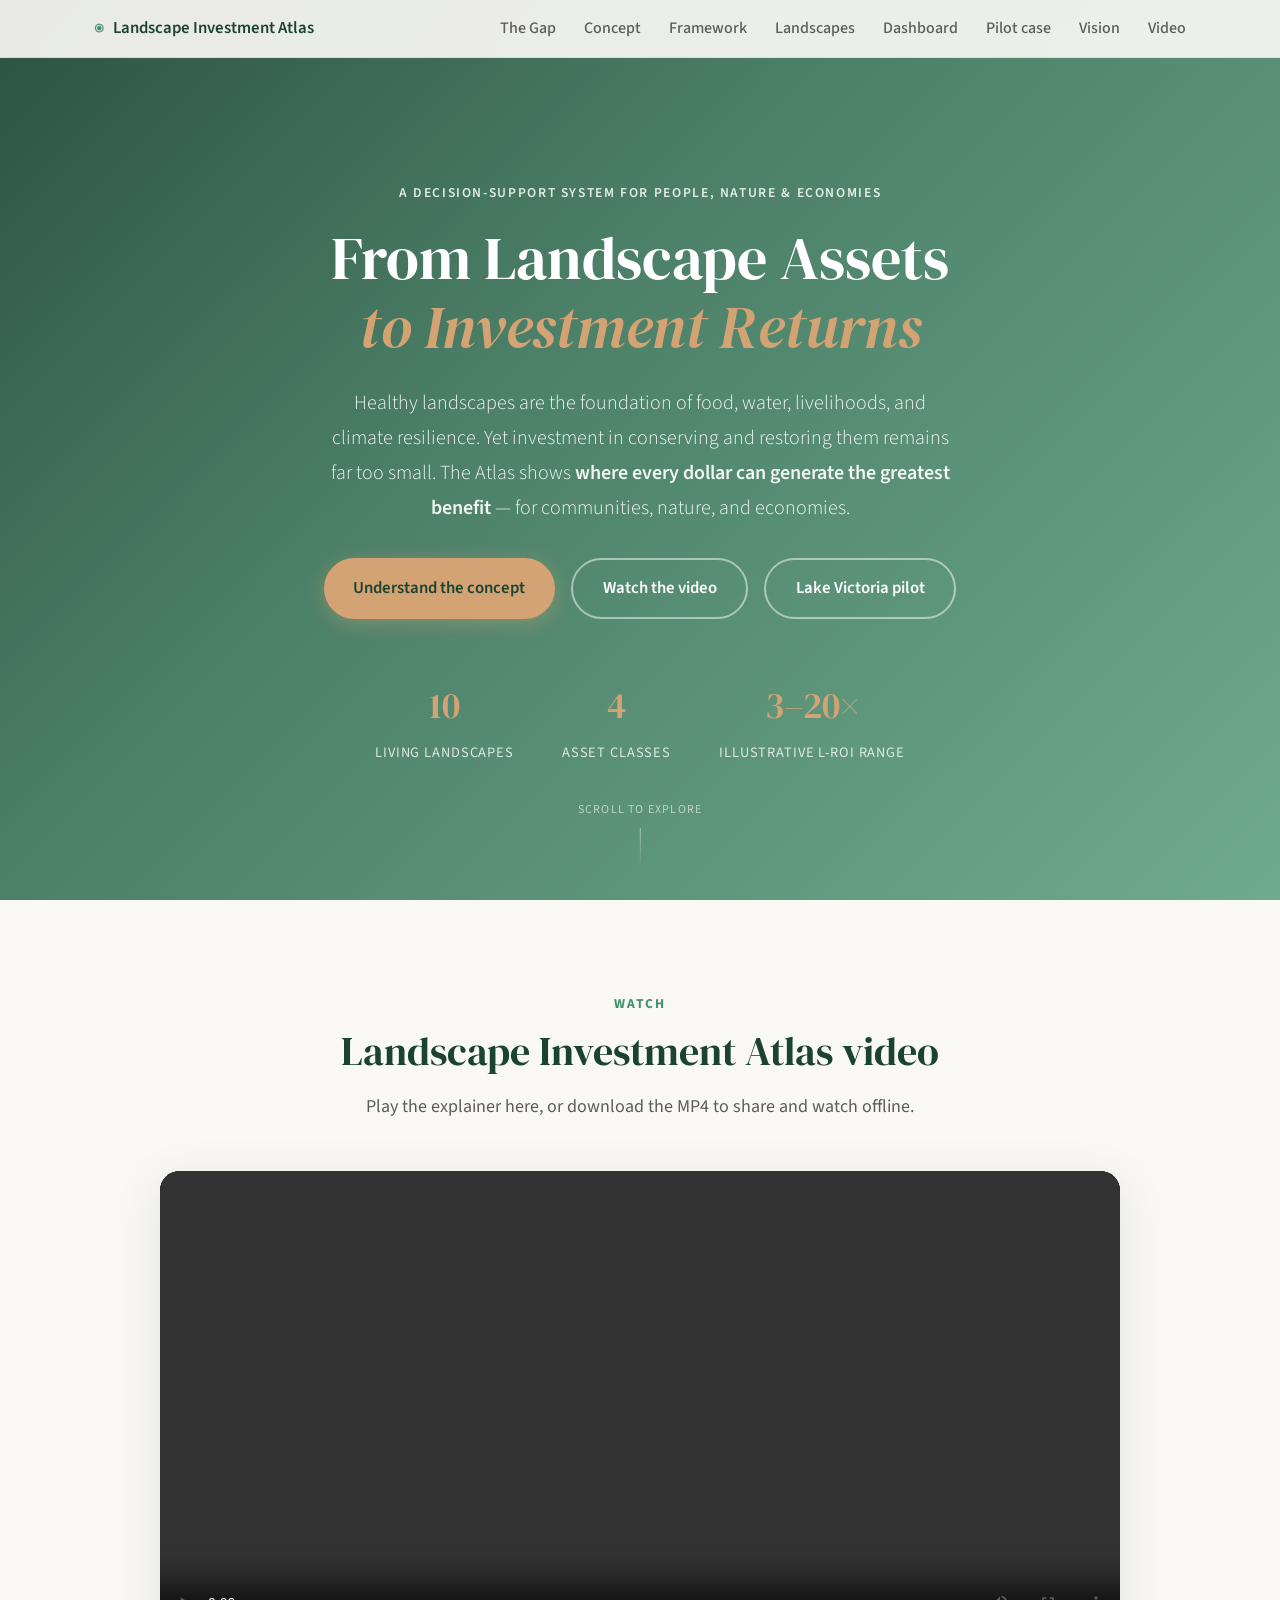
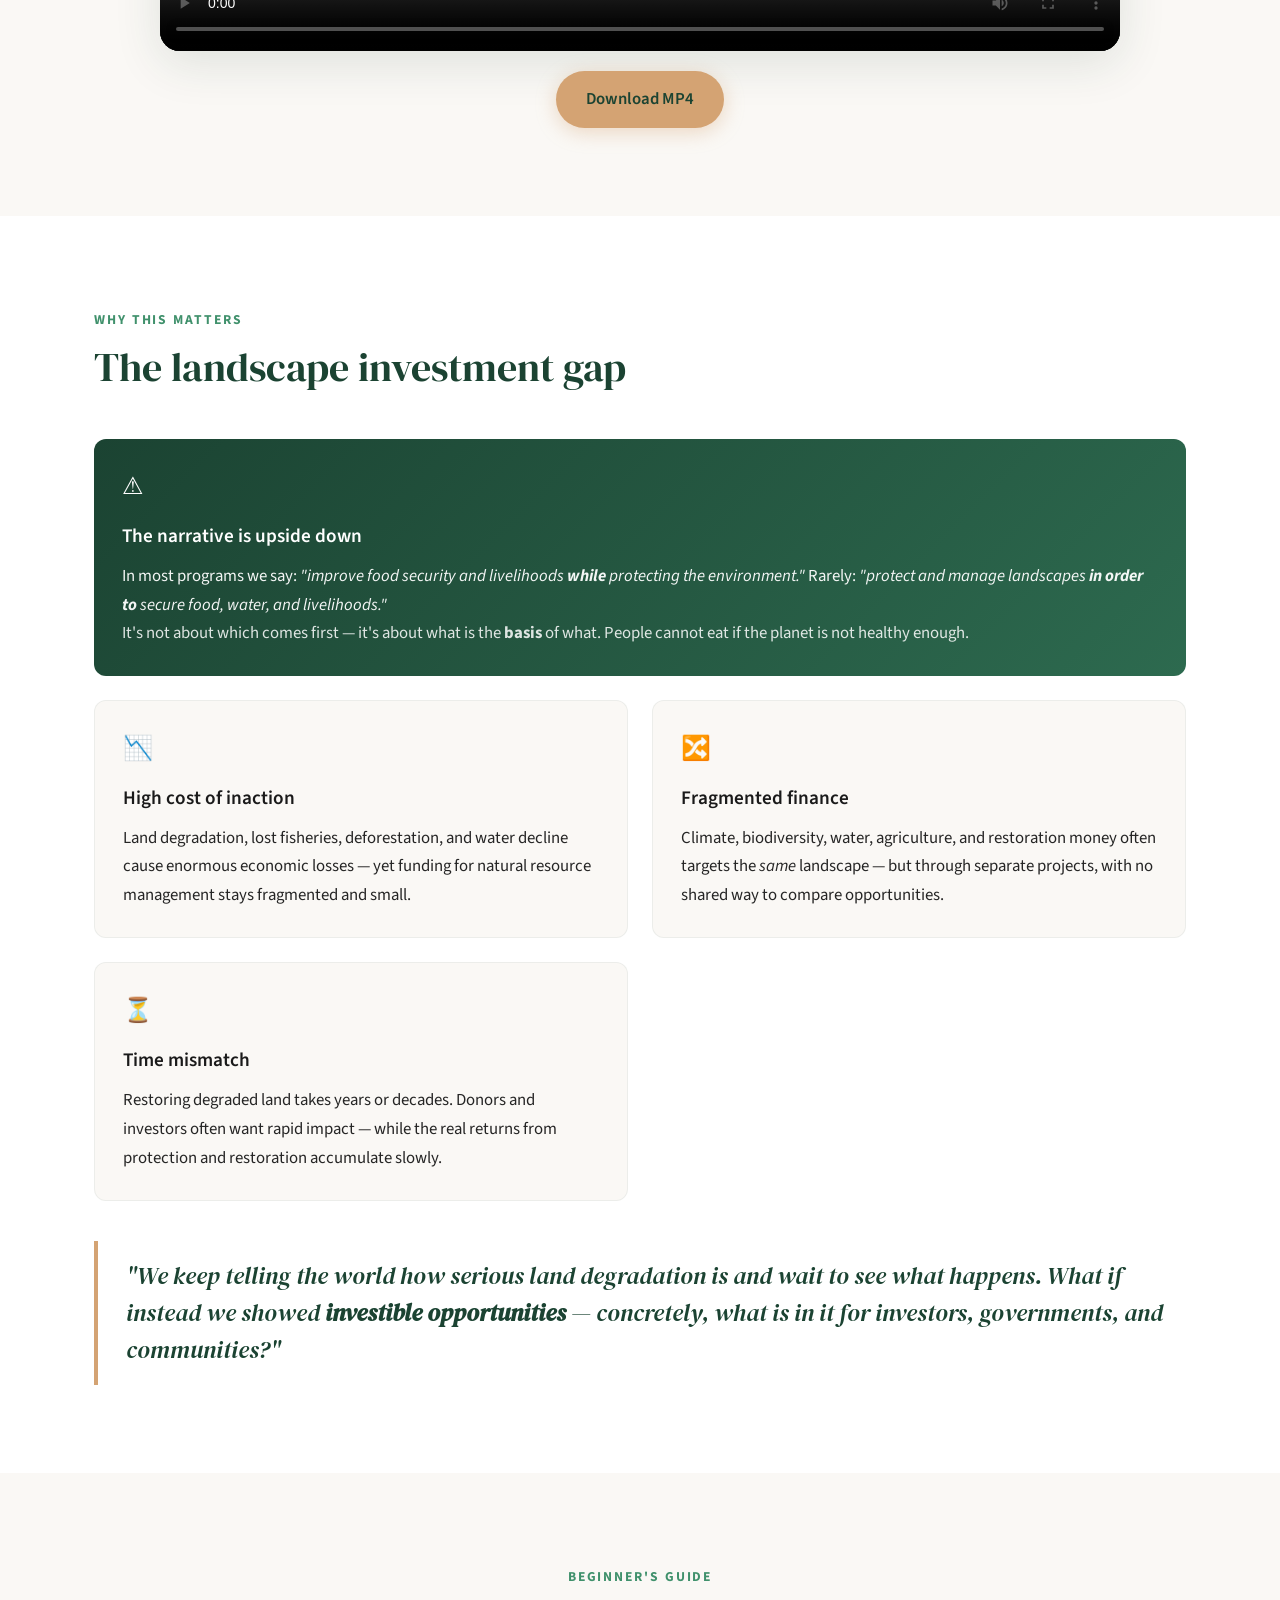
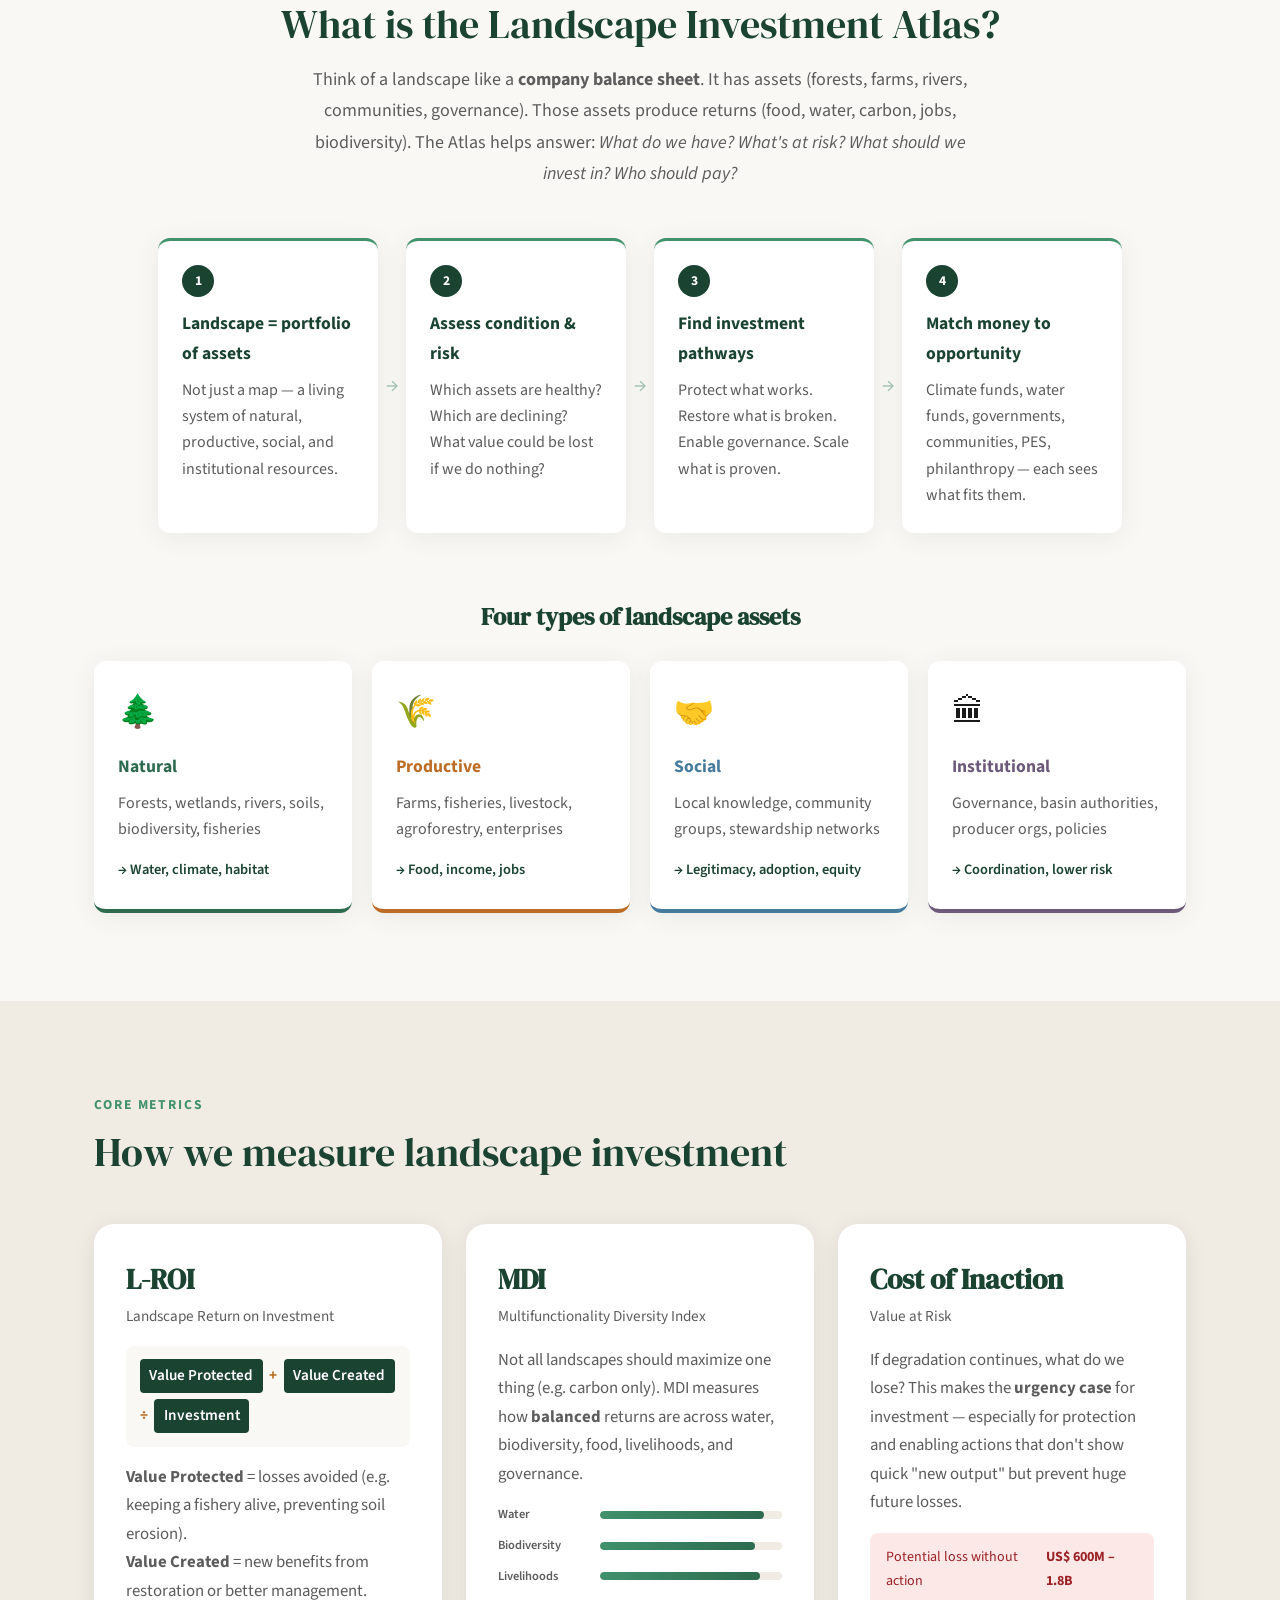
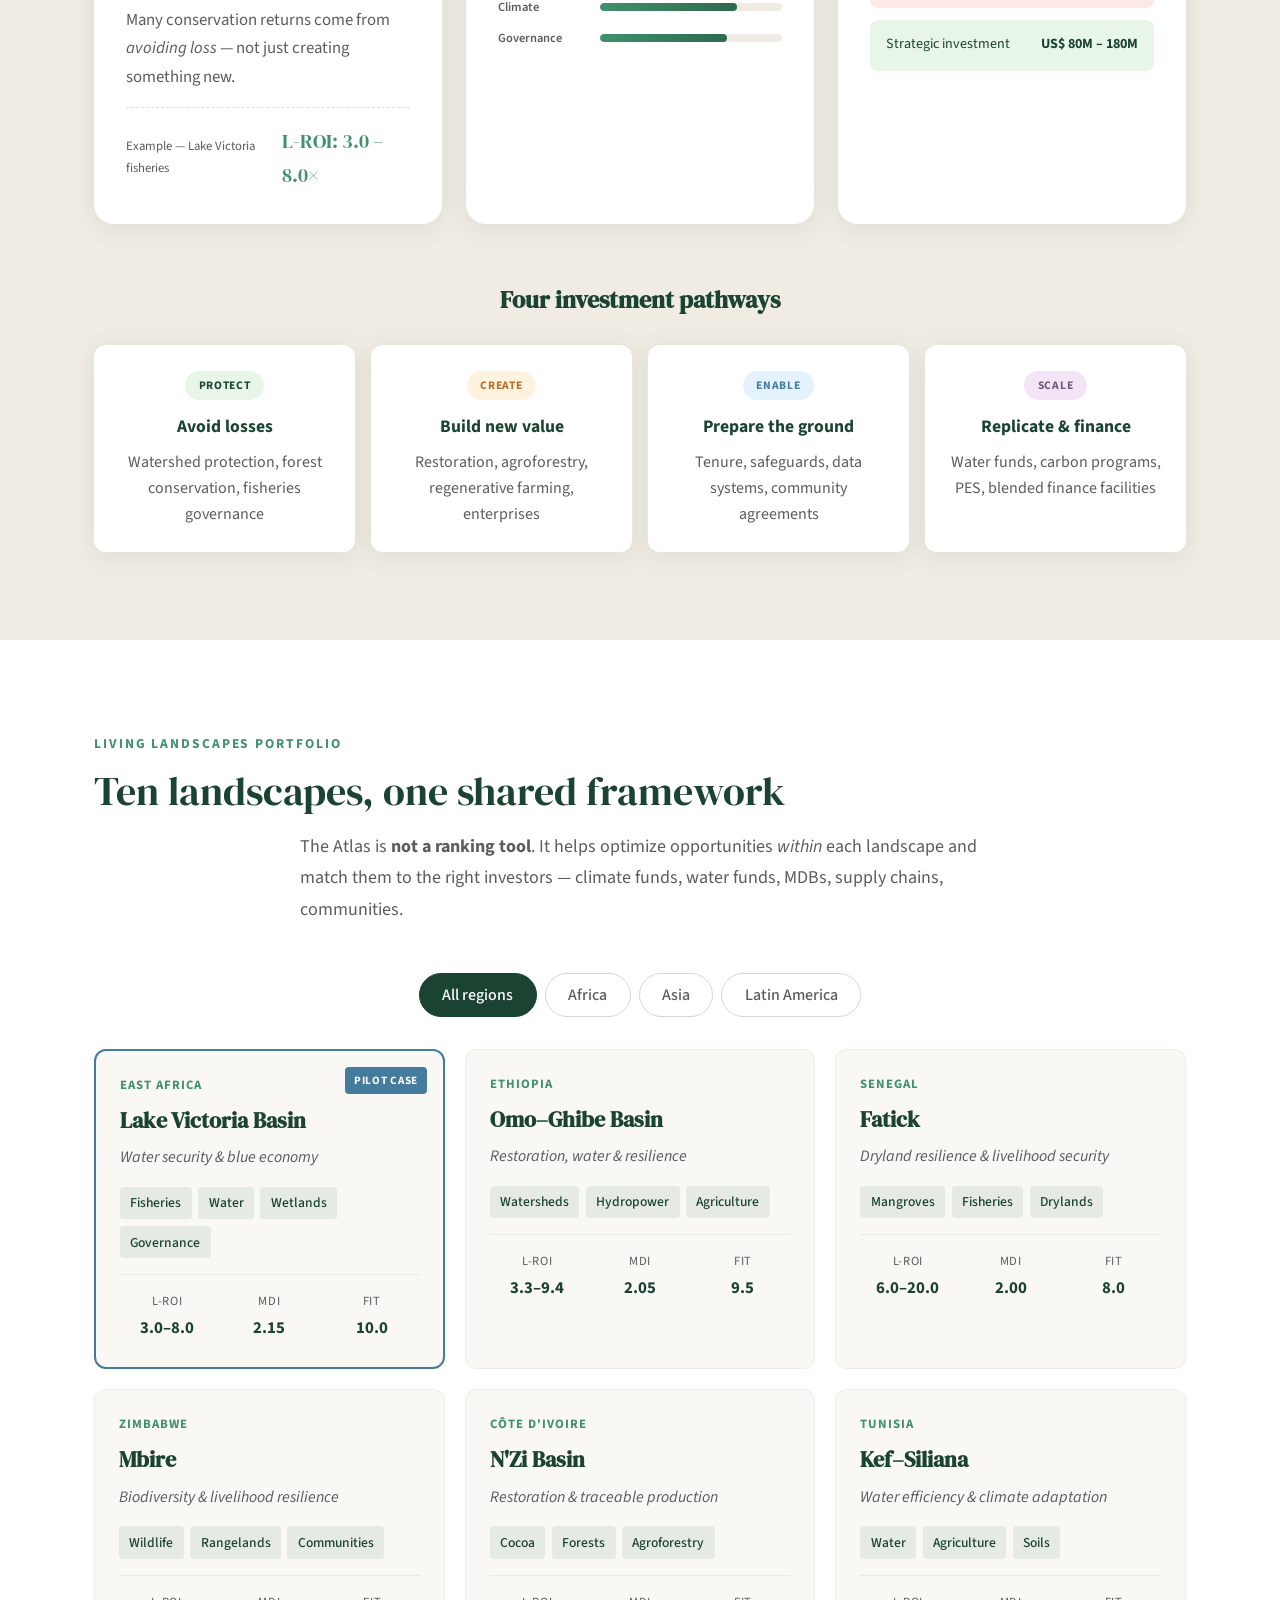
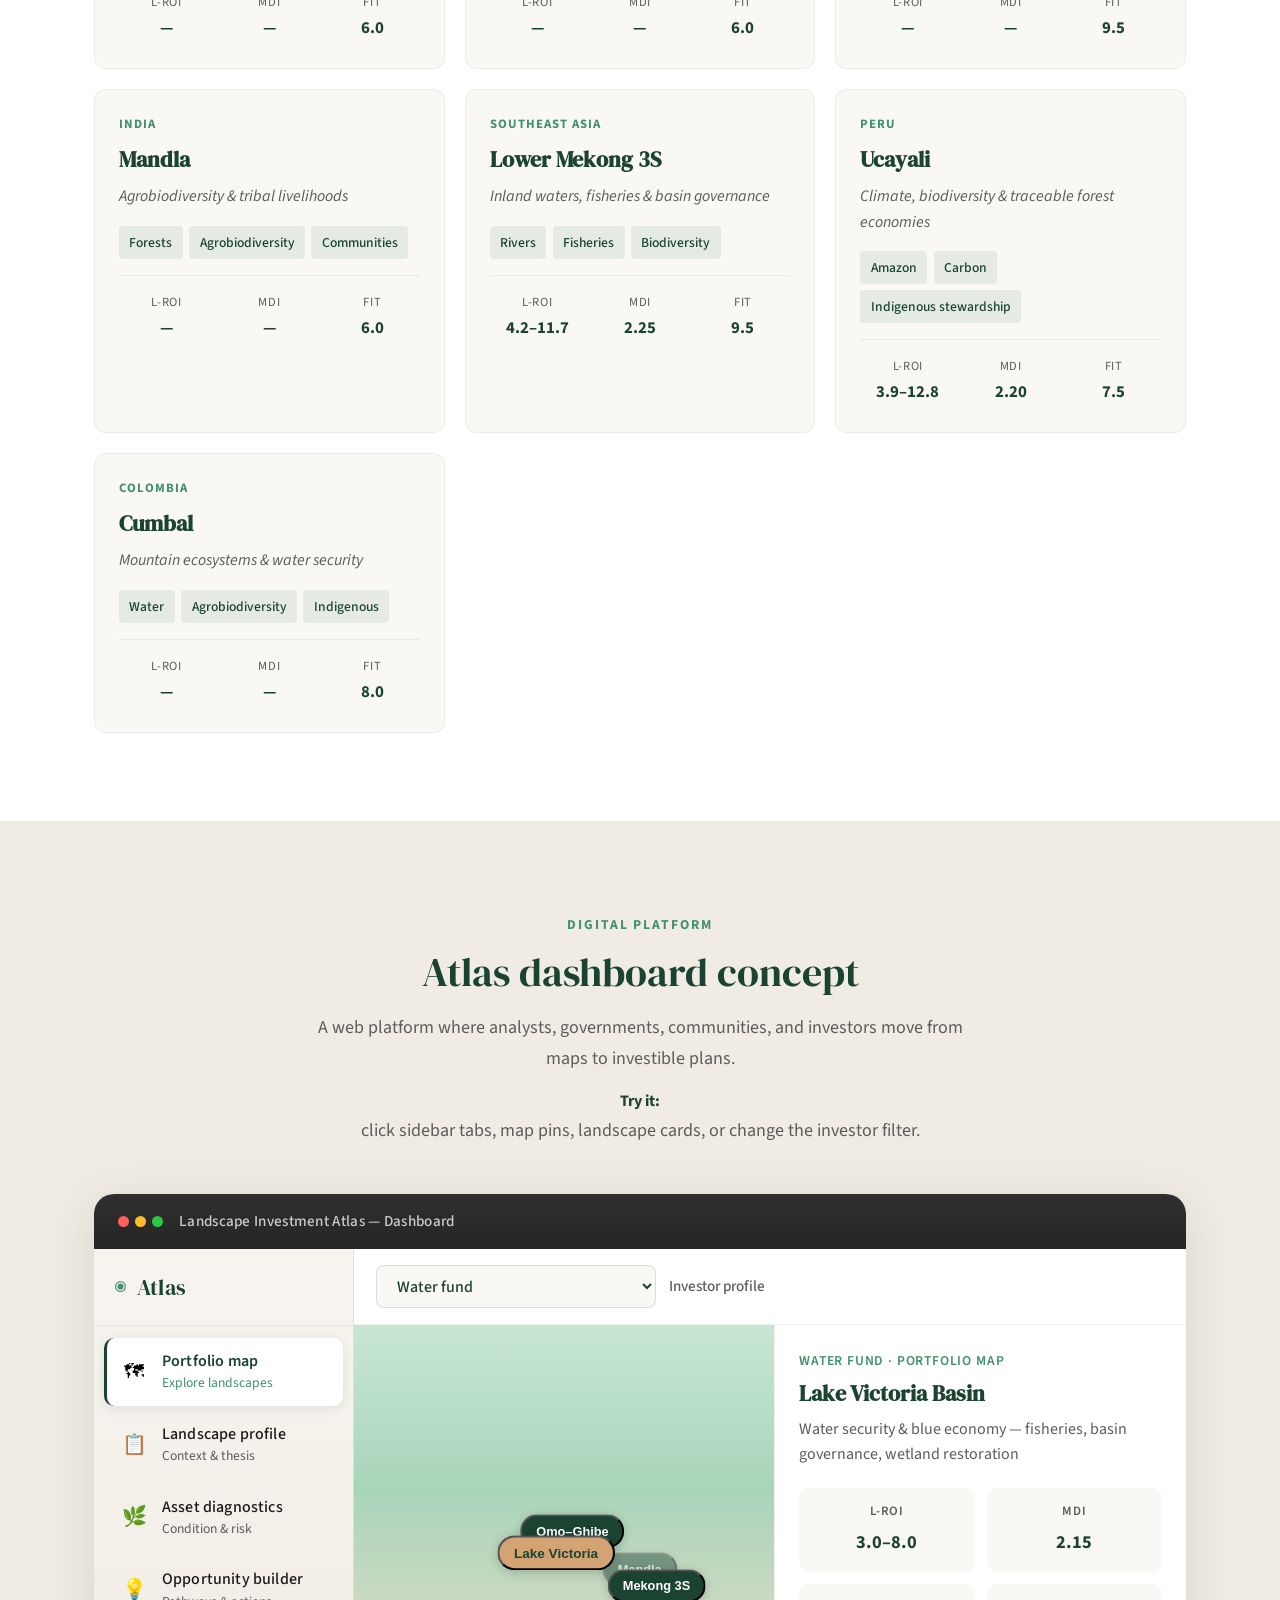
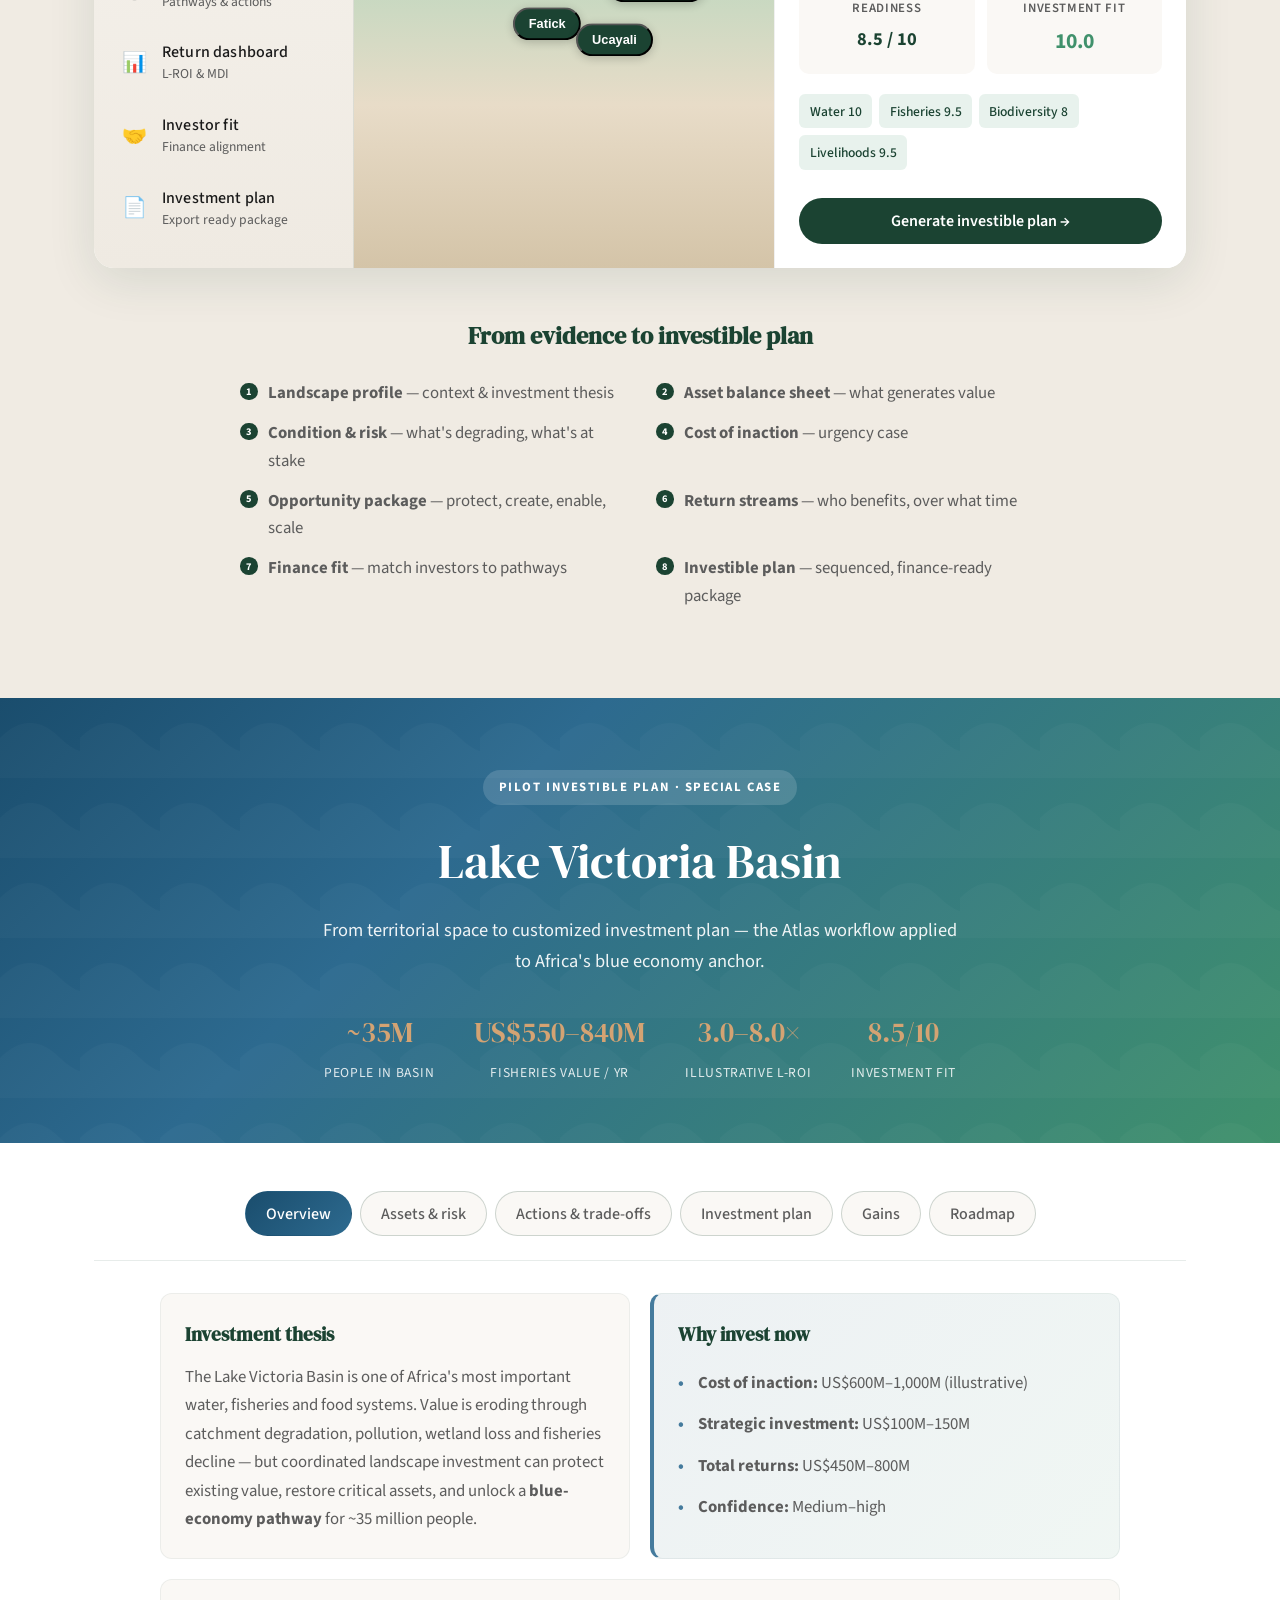
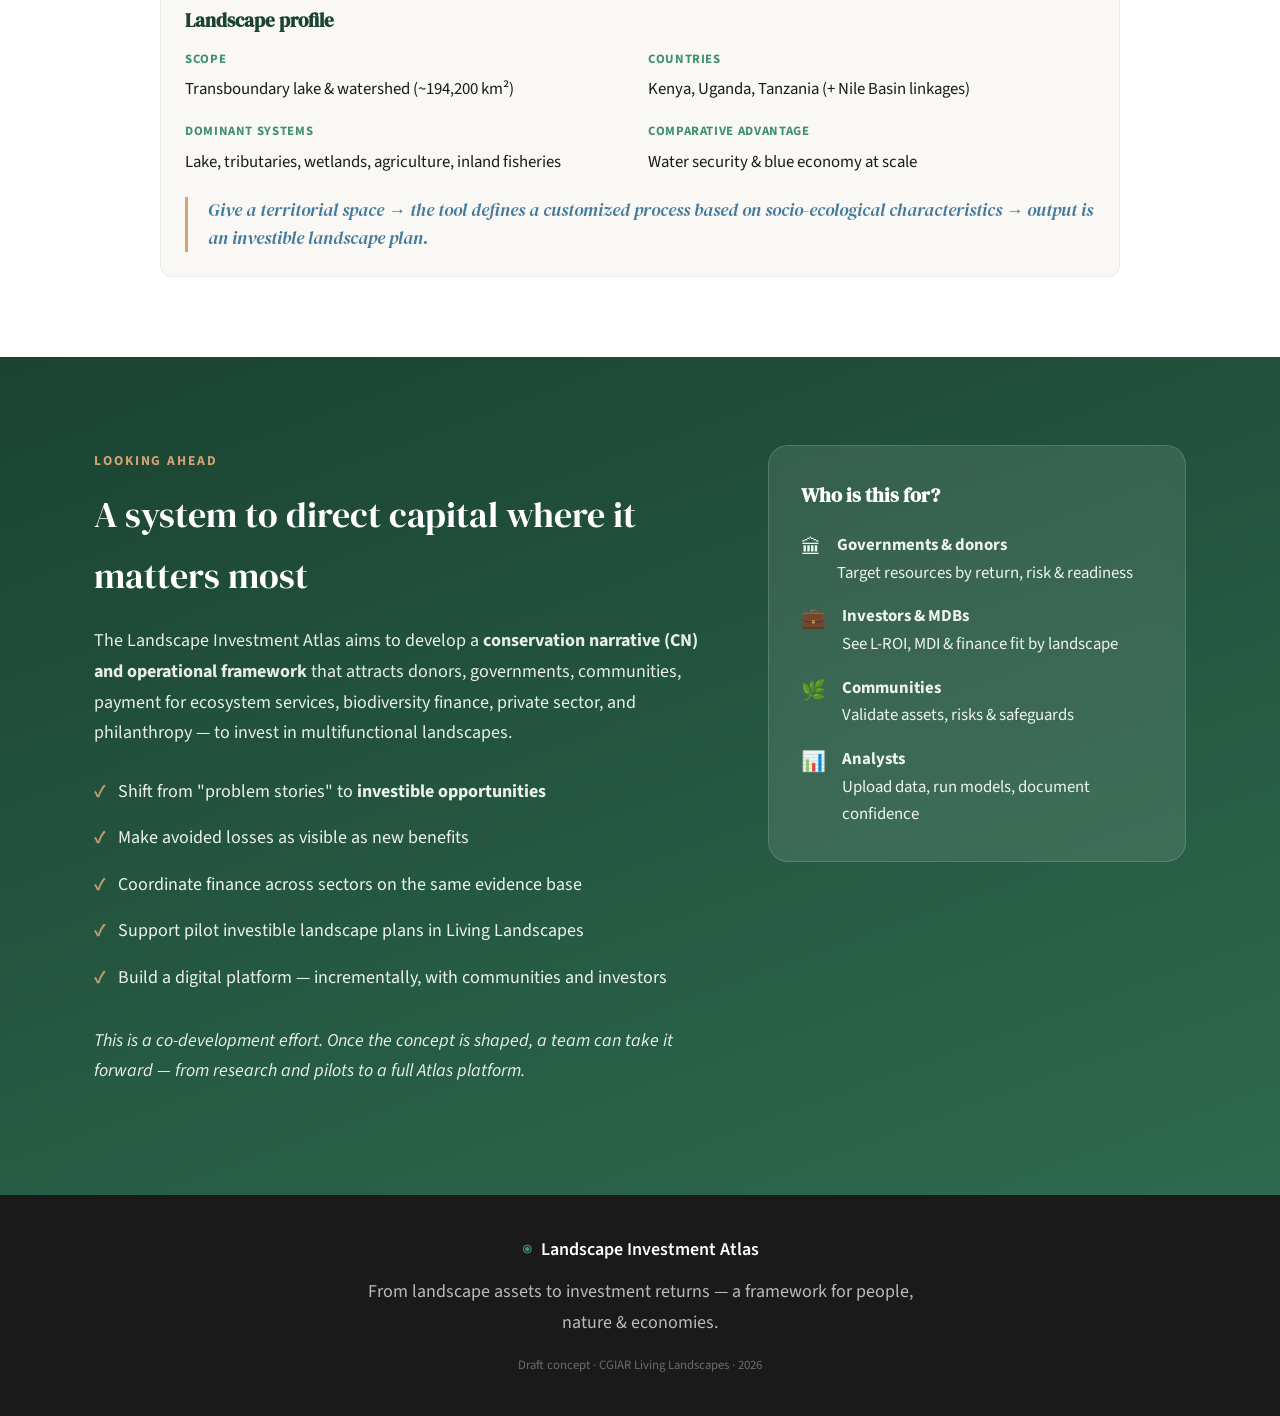
<file: docs/index.html>
<!DOCTYPE html>
<html lang="en">
<head>
  <meta charset="UTF-8" />
  <meta name="viewport" content="width=device-width, initial-scale=1.0" />
  <title>Landscape Investment Atlas — From Assets to Returns</title>
  <link rel="preconnect" href="https://fonts.googleapis.com" />
  <link rel="preconnect" href="https://fonts.gstatic.com" crossorigin />
  <link href="https://fonts.googleapis.com/css2?family=DM+Serif+Display:ital@0;1&family=Source+Sans+3:wght@300;400;500;600;700&display=swap" rel="stylesheet" />
  <link rel="stylesheet" href="styles.css" />
</head>
<body>
  <nav class="nav" id="nav">
    <div class="nav-inner">
      <a href="#" class="logo">
        <span class="logo-icon">◉</span>
        <span>Landscape Investment Atlas</span>
      </a>
      <div class="nav-links">
        <a href="#problem">The Gap</a>
        <a href="#concept">Concept</a>
        <a href="#framework">Framework</a>
        <a href="#landscapes">Landscapes</a>
        <a href="#dashboard">Dashboard</a>
        <a href="#pilot">Pilot case</a>
        <a href="#vision">Vision</a>
        <a href="#video">Video</a>
      </div>
      <button class="nav-toggle" aria-label="Menu" id="navToggle">
        <span></span><span></span><span></span>
      </button>
    </div>
  </nav>

  <header class="hero">
    <div class="hero-bg"></div>
    <div class="hero-content">
      <p class="hero-eyebrow">A decision-support system for people, nature & economies</p>
      <h1>From Landscape Assets<br /><em>to Investment Returns</em></h1>
      <p class="hero-lead">
        Healthy landscapes are the foundation of food, water, livelihoods, and climate resilience.
        Yet investment in conserving and restoring them remains far too small.
        The Atlas shows <strong>where every dollar can generate the greatest benefit</strong> — for communities, nature, and economies.
      </p>
      <div class="hero-actions">
        <a href="#concept" class="btn btn-primary">Understand the concept</a>
        <a href="#video" class="btn btn-outline">Watch the video</a>
        <a href="#pilot" class="btn btn-outline">Lake Victoria pilot</a>
      </div>
      <div class="hero-stats">
        <div class="stat">
          <span class="stat-value">10</span>
          <span class="stat-label">Living Landscapes</span>
        </div>
        <div class="stat">
          <span class="stat-value">4</span>
          <span class="stat-label">Asset classes</span>
        </div>
        <div class="stat">
          <span class="stat-value">3–20×</span>
          <span class="stat-label">Illustrative L-ROI range</span>
        </div>
      </div>
    </div>
    <div class="hero-scroll">
      <span>Scroll to explore</span>
      <div class="scroll-line"></div>
    </div>
  </header>

  <section id="video" class="section">
    <div class="container">
      <div class="section-header centered">
        <span class="section-tag">Watch</span>
        <h2>Landscape Investment Atlas video</h2>
        <p class="section-intro">
          Play the explainer here, or download the MP4 to share and watch offline.
        </p>
      </div>
      <div class="site-video">
        <div class="site-video-frame">
          <video controls playsinline preload="metadata" src="Setegn_video.mp4">
            Your browser does not support HTML video.
          </video>
        </div>
        <div class="site-video-actions">
          <a class="btn btn-primary" href="Setegn_video.mp4" download="Setegn_video.mp4">Download MP4</a>
        </div>
      </div>
    </div>
  </section>

  <section id="problem" class="section section-problem">
    <div class="container">
      <div class="section-header">
        <span class="section-tag">Why this matters</span>
        <h2>The landscape investment gap</h2>
      </div>
      <div class="problem-grid">
        <div class="problem-card problem-card-highlight">
          <div class="problem-icon">⚠</div>
          <h3>The narrative is upside down</h3>
          <p>
            In most programs we say: <em>"improve food security and livelihoods <strong>while</strong> protecting the environment."</em>
            Rarely: <em>"protect and manage landscapes <strong>in order to</strong> secure food, water, and livelihoods."</em>
          </p>
          <p class="problem-note">It's not about which comes first — it's about what is the <strong>basis</strong> of what. People cannot eat if the planet is not healthy enough.</p>
        </div>
        <div class="problem-card">
          <div class="problem-icon">📉</div>
          <h3>High cost of inaction</h3>
          <p>Land degradation, lost fisheries, deforestation, and water decline cause enormous economic losses — yet funding for natural resource management stays fragmented and small.</p>
        </div>
        <div class="problem-card">
          <div class="problem-icon">🔀</div>
          <h3>Fragmented finance</h3>
          <p>Climate, biodiversity, water, agriculture, and restoration money often targets the <em>same</em> landscape — but through separate projects, with no shared way to compare opportunities.</p>
        </div>
        <div class="problem-card">
          <div class="problem-icon">⏳</div>
          <h3>Time mismatch</h3>
          <p>Restoring degraded land takes years or decades. Donors and investors often want rapid impact — while the real returns from protection and restoration accumulate slowly.</p>
        </div>
      </div>
      <blockquote class="pull-quote">
        "We keep telling the world how serious land degradation is and wait to see what happens.
        What if instead we showed <strong>investible opportunities</strong> — concretely, what is in it for investors, governments, and communities?"
      </blockquote>
    </div>
  </section>

  <section id="concept" class="section section-concept">
    <div class="container">
      <div class="section-header centered">
        <span class="section-tag">Beginner's guide</span>
        <h2>What is the Landscape Investment Atlas?</h2>
        <p class="section-intro">
          Think of a landscape like a <strong>company balance sheet</strong>. It has assets (forests, farms, rivers, communities, governance).
          Those assets produce returns (food, water, carbon, jobs, biodiversity).
          The Atlas helps answer: <em>What do we have? What's at risk? What should we invest in? Who should pay?</em>
        </p>
      </div>

      <div class="concept-flow">
        <div class="flow-step" data-step="1">
          <div class="flow-number">1</div>
          <h3>Landscape = portfolio of assets</h3>
          <p>Not just a map — a living system of natural, productive, social, and institutional resources.</p>
        </div>
        <div class="flow-arrow">→</div>
        <div class="flow-step" data-step="2">
          <div class="flow-number">2</div>
          <h3>Assess condition & risk</h3>
          <p>Which assets are healthy? Which are declining? What value could be lost if we do nothing?</p>
        </div>
        <div class="flow-arrow">→</div>
        <div class="flow-step" data-step="3">
          <div class="flow-number">3</div>
          <h3>Find investment pathways</h3>
          <p>Protect what works. Restore what is broken. Enable governance. Scale what is proven.</p>
        </div>
        <div class="flow-arrow">→</div>
        <div class="flow-step" data-step="4">
          <div class="flow-number">4</div>
          <h3>Match money to opportunity</h3>
          <p>Climate funds, water funds, governments, communities, PES, philanthropy — each sees what fits them.</p>
        </div>
      </div>

      <div class="assets-grid">
        <h3 class="subsection-title">Four types of landscape assets</h3>
        <div class="asset-cards">
          <article class="asset-card" style="--accent: #2d6a4f">
            <span class="asset-emoji">🌲</span>
            <h4>Natural</h4>
            <p>Forests, wetlands, rivers, soils, biodiversity, fisheries</p>
            <span class="asset-returns">→ Water, climate, habitat</span>
          </article>
          <article class="asset-card" style="--accent: #bc6c25">
            <span class="asset-emoji">🌾</span>
            <h4>Productive</h4>
            <p>Farms, fisheries, livestock, agroforestry, enterprises</p>
            <span class="asset-returns">→ Food, income, jobs</span>
          </article>
          <article class="asset-card" style="--accent: #457b9d">
            <span class="asset-emoji">🤝</span>
            <h4>Social</h4>
            <p>Local knowledge, community groups, stewardship networks</p>
            <span class="asset-returns">→ Legitimacy, adoption, equity</span>
          </article>
          <article class="asset-card" style="--accent: #6d597a">
            <span class="asset-emoji">🏛</span>
            <h4>Institutional</h4>
            <p>Governance, basin authorities, producer orgs, policies</p>
            <span class="asset-returns">→ Coordination, lower risk</span>
          </article>
        </div>
      </div>
    </div>
  </section>

  <section id="framework" class="section section-framework">
    <div class="container">
      <div class="section-header">
        <span class="section-tag">Core metrics</span>
        <h2>How we measure landscape investment</h2>
      </div>

      <div class="metrics-showcase">
        <div class="metric-card metric-lroi">
          <div class="metric-header">
            <h3>L-ROI</h3>
            <span class="metric-full">Landscape Return on Investment</span>
          </div>
          <div class="metric-formula">
            <span class="formula-part">Value Protected</span>
            <span class="formula-op">+</span>
            <span class="formula-part">Value Created</span>
            <span class="formula-op">÷</span>
            <span class="formula-part">Investment</span>
          </div>
          <p>
            <strong>Value Protected</strong> = losses avoided (e.g. keeping a fishery alive, preventing soil erosion).<br />
            <strong>Value Created</strong> = new benefits from restoration or better management.<br />
            Many conservation returns come from <em>avoiding loss</em> — not just creating something new.
          </p>
          <div class="metric-example">
            <span class="example-label">Example — Lake Victoria fisheries</span>
            <span class="example-value">L-ROI: 3.0 – 8.0×</span>
          </div>
        </div>

        <div class="metric-card metric-mdi">
          <div class="metric-header">
            <h3>MDI</h3>
            <span class="metric-full">Multifunctionality Diversity Index</span>
          </div>
          <p>
            Not all landscapes should maximize one thing (e.g. carbon only).
            MDI measures how <strong>balanced</strong> returns are across water, biodiversity, food, livelihoods, and governance.
          </p>
          <div class="mdi-bars" id="mdiBars">
            <div class="mdi-bar"><span class="mdi-bar-label">Water</span><div class="mdi-bar-track"><div class="mdi-bar-fill" data-value="90"></div></div></div>
            <div class="mdi-bar"><span class="mdi-bar-label">Biodiversity</span><div class="mdi-bar-track"><div class="mdi-bar-fill" data-value="85"></div></div></div>
            <div class="mdi-bar"><span class="mdi-bar-label">Livelihoods</span><div class="mdi-bar-track"><div class="mdi-bar-fill" data-value="88"></div></div></div>
            <div class="mdi-bar"><span class="mdi-bar-label">Climate</span><div class="mdi-bar-track"><div class="mdi-bar-fill" data-value="75"></div></div></div>
            <div class="mdi-bar"><span class="mdi-bar-label">Governance</span><div class="mdi-bar-track"><div class="mdi-bar-fill" data-value="70"></div></div></div>
          </div>
        </div>

        <div class="metric-card metric-coi">
          <div class="metric-header">
            <h3>Cost of Inaction</h3>
            <span class="metric-full">Value at Risk</span>
          </div>
          <p>
            If degradation continues, what do we lose? This makes the <strong>urgency case</strong> for investment —
            especially for protection and enabling actions that don't show quick "new output" but prevent huge future losses.
          </p>
          <div class="coi-visual">
            <div class="coi-bar coi-loss">
              <span>Potential loss without action</span>
              <strong>US$ 600M – 1.8B</strong>
            </div>
            <div class="coi-bar coi-invest">
              <span>Strategic investment</span>
              <strong>US$ 80M – 180M</strong>
            </div>
          </div>
        </div>
      </div>

      <div class="pathways">
        <h3 class="subsection-title">Four investment pathways</h3>
        <div class="pathway-grid">
          <div class="pathway-card">
            <span class="pathway-badge protect">Protect</span>
            <h4>Avoid losses</h4>
            <p>Watershed protection, forest conservation, fisheries governance</p>
          </div>
          <div class="pathway-card">
            <span class="pathway-badge create">Create</span>
            <h4>Build new value</h4>
            <p>Restoration, agroforestry, regenerative farming, enterprises</p>
          </div>
          <div class="pathway-card">
            <span class="pathway-badge enable">Enable</span>
            <h4>Prepare the ground</h4>
            <p>Tenure, safeguards, data systems, community agreements</p>
          </div>
          <div class="pathway-card">
            <span class="pathway-badge scale">Scale</span>
            <h4>Replicate & finance</h4>
            <p>Water funds, carbon programs, PES, blended finance facilities</p>
          </div>
        </div>
      </div>
    </div>
  </section>

  <section id="landscapes" class="section section-landscapes">
    <div class="container">
      <div class="section-header">
        <span class="section-tag">Living Landscapes portfolio</span>
        <h2>Ten landscapes, one shared framework</h2>
        <p class="section-intro">
          The Atlas is <strong>not a ranking tool</strong>. It helps optimize opportunities <em>within</em> each landscape
          and match them to the right investors — climate funds, water funds, MDBs, supply chains, communities.
        </p>
      </div>

      <div class="landscape-filters" id="landscapeFilters">
        <button class="filter-btn active" data-filter="all">All regions</button>
        <button class="filter-btn" data-filter="africa">Africa</button>
        <button class="filter-btn" data-filter="asia">Asia</button>
        <button class="filter-btn" data-filter="latin">Latin America</button>
      </div>

      <div class="landscape-grid" id="landscapeGrid"></div>
    </div>
  </section>

  <section id="dashboard" class="section section-dashboard">
    <div class="container">
      <div class="section-header centered">
        <span class="section-tag">Digital platform</span>
        <h2>Atlas dashboard concept</h2>
        <p class="section-intro">
          A web platform where analysts, governments, communities, and investors move from maps to investible plans.
          <strong class="demo-hint">Try it:</strong> click sidebar tabs, map pins, landscape cards, or change the investor filter.
        </p>
      </div>

      <div class="dashboard-mockup">
        <div class="mockup-chrome">
          <div class="mockup-dots"><span></span><span></span><span></span></div>
          <span class="mockup-title">Landscape Investment Atlas — Dashboard</span>
        </div>
        <div class="mockup-body">
          <aside class="mockup-sidebar">
            <div class="sidebar-brand">
              <span class="sidebar-brand-icon">◉</span>
              <span class="sidebar-brand-text">Atlas</span>
            </div>
            <nav class="sidebar-nav">
              <button type="button" class="sidebar-item active" data-screen="map">
                <span class="sidebar-icon">🗺</span>
                <span class="sidebar-text">
                  <span class="sidebar-label">Portfolio map</span>
                  <span class="sidebar-desc">Explore landscapes</span>
                </span>
              </button>
              <button type="button" class="sidebar-item" data-screen="profile">
                <span class="sidebar-icon">📋</span>
                <span class="sidebar-text">
                  <span class="sidebar-label">Landscape profile</span>
                  <span class="sidebar-desc">Context & thesis</span>
                </span>
              </button>
              <button type="button" class="sidebar-item" data-screen="assets">
                <span class="sidebar-icon">🌿</span>
                <span class="sidebar-text">
                  <span class="sidebar-label">Asset diagnostics</span>
                  <span class="sidebar-desc">Condition & risk</span>
                </span>
              </button>
              <button type="button" class="sidebar-item" data-screen="opportunity">
                <span class="sidebar-icon">💡</span>
                <span class="sidebar-text">
                  <span class="sidebar-label">Opportunity builder</span>
                  <span class="sidebar-desc">Pathways & actions</span>
                </span>
              </button>
              <button type="button" class="sidebar-item" data-screen="returns">
                <span class="sidebar-icon">📊</span>
                <span class="sidebar-text">
                  <span class="sidebar-label">Return dashboard</span>
                  <span class="sidebar-desc">L-ROI & MDI</span>
                </span>
              </button>
              <button type="button" class="sidebar-item" data-screen="investor">
                <span class="sidebar-icon">🤝</span>
                <span class="sidebar-text">
                  <span class="sidebar-label">Investor fit</span>
                  <span class="sidebar-desc">Finance alignment</span>
                </span>
              </button>
              <button type="button" class="sidebar-item" data-screen="plan">
                <span class="sidebar-icon">📄</span>
                <span class="sidebar-text">
                  <span class="sidebar-label">Investment plan</span>
                  <span class="sidebar-desc">Export ready package</span>
                </span>
              </button>
            </nav>
          </aside>
          <main class="mockup-main">
            <div class="mockup-toolbar">
              <select id="investorSelect" class="mockup-select">
                <option value="climate">Climate fund</option>
                <option value="biodiversity">Biodiversity fund</option>
                <option value="water" selected>Water fund</option>
                <option value="mdb">Development bank</option>
                <option value="supply">Supply chain</option>
              </select>
              <span class="toolbar-label">Investor profile</span>
            </div>
            <div class="mockup-content" id="dashboardView">
              <!-- Rendered interactively by app.js -->
            </div>
          </main>
        </div>
      </div>

      <div class="workflow-steps">
        <h3 class="subsection-title">From evidence to investible plan</h3>
        <ol class="workflow-list">
          <li><strong>Landscape profile</strong> — context & investment thesis</li>
          <li><strong>Asset balance sheet</strong> — what generates value</li>
          <li><strong>Condition & risk</strong> — what's degrading, what's at stake</li>
          <li><strong>Cost of inaction</strong> — urgency case</li>
          <li><strong>Opportunity package</strong> — protect, create, enable, scale</li>
          <li><strong>Return streams</strong> — who benefits, over what time</li>
          <li><strong>Finance fit</strong> — match investors to pathways</li>
          <li><strong>Investible plan</strong> — sequenced, finance-ready package</li>
        </ol>
      </div>
    </div>
  </section>

  <section id="pilot" class="section section-pilot">
    <div class="pilot-hero">
      <div class="container pilot-hero-inner">
        <span class="pilot-badge">Pilot investible plan · Special case</span>
        <h2>Lake Victoria Basin</h2>
        <p class="pilot-tagline">From territorial space to customized investment plan — the Atlas workflow applied to Africa's blue economy anchor.</p>
        <div class="pilot-hero-stats">
          <div class="pilot-stat"><span class="ps-val">~35M</span><span class="ps-lbl">People in basin</span></div>
          <div class="pilot-stat"><span class="ps-val">US$550–840M</span><span class="ps-lbl">Fisheries value / yr</span></div>
          <div class="pilot-stat"><span class="ps-val">3.0–8.0×</span><span class="ps-lbl">Illustrative L-ROI</span></div>
          <div class="pilot-stat"><span class="ps-val">8.5/10</span><span class="ps-lbl">Investment fit</span></div>
        </div>
      </div>
    </div>

    <div class="container pilot-body">
      <div class="pilot-nav" id="pilotNav" role="tablist">
        <button type="button" class="pilot-tab active" data-pilot="overview" role="tab">Overview</button>
        <button type="button" class="pilot-tab" data-pilot="assets" role="tab">Assets & risk</button>
        <button type="button" class="pilot-tab" data-pilot="actions" role="tab">Actions & trade-offs</button>
        <button type="button" class="pilot-tab" data-pilot="investment" role="tab">Investment plan</button>
        <button type="button" class="pilot-tab" data-pilot="gains" role="tab">Gains</button>
        <button type="button" class="pilot-tab" data-pilot="roadmap" role="tab">Roadmap</button>
      </div>

      <div class="pilot-panels">
        <!-- Overview -->
        <article class="pilot-panel active" id="pilot-overview" data-panel="overview">
          <div class="pilot-grid-2">
            <div class="pilot-card">
              <h3>Investment thesis</h3>
              <p>The Lake Victoria Basin is one of Africa's most important water, fisheries and food systems. Value is eroding through catchment degradation, pollution, wetland loss and fisheries decline — but coordinated landscape investment can protect existing value, restore critical assets, and unlock a <strong>blue-economy pathway</strong> for ~35 million people.</p>
            </div>
            <div class="pilot-card pilot-card-accent">
              <h3>Why invest now</h3>
              <ul class="pilot-list">
                <li><strong>Cost of inaction:</strong> US$600M–1,000M (illustrative)</li>
                <li><strong>Strategic investment:</strong> US$100M–150M</li>
                <li><strong>Total returns:</strong> US$450M–800M</li>
                <li><strong>Confidence:</strong> Medium–high</li>
              </ul>
            </div>
          </div>
          <div class="pilot-card">
            <h3>Landscape profile</h3>
            <div class="profile-grid">
              <div><span class="pf-label">Scope</span><span class="pf-value">Transboundary lake & watershed (~194,200 km²)</span></div>
              <div><span class="pf-label">Countries</span><span class="pf-value">Kenya, Uganda, Tanzania (+ Nile Basin linkages)</span></div>
              <div><span class="pf-label">Dominant systems</span><span class="pf-value">Lake, tributaries, wetlands, agriculture, inland fisheries</span></div>
              <div><span class="pf-label">Comparative advantage</span><span class="pf-value">Water security & blue economy at scale</span></div>
            </div>
            <blockquote class="pilot-quote">Give a territorial space → the tool defines a customized process based on socio-ecological characteristics → output is an investible landscape plan.</blockquote>
          </div>
        </article>

        <!-- Assets & risk -->
        <article class="pilot-panel" id="pilot-assets" data-panel="assets">
          <h3 class="pilot-panel-title">Asset balance sheet & condition</h3>
          <div class="pilot-asset-cards">
            <div class="pa-card"><span class="pa-type">Natural</span><p>Lake, tributaries, wetlands, groundwater, aquatic biodiversity</p><span class="pa-role">Water, habitat, regulation</span></div>
            <div class="pa-card"><span class="pa-type">Productive</span><p>Agriculture, fisheries value chains, livestock</p><span class="pa-role">Food, income, exports</span></div>
            <div class="pa-card"><span class="pa-type">Social</span><p>Fishing communities, cooperatives, local knowledge</p><span class="pa-role">Stewardship, legitimacy</span></div>
            <div class="pa-card"><span class="pa-type">Institutional</span><p>Basin authorities, fisheries agencies, water utilities</p><span class="pa-role">Coordination, readiness</span></div>
          </div>
          <div class="table-wrap">
            <table class="data-table pilot-table">
              <thead><tr><th>Core asset</th><th>Condition</th><th>Trend</th><th>Risk</th></tr></thead>
              <tbody>
                <tr><td>Water assets</td><td><span class="status-pill">Moderate–Poor</span></td><td>Declining</td><td><span class="risk-pill">High</span></td></tr>
                <tr><td>Fisheries</td><td><span class="status-pill">Moderate</span></td><td>Declining</td><td><span class="risk-pill">High</span></td></tr>
                <tr><td>Wetlands</td><td><span class="status-pill">Moderate</span></td><td>Declining</td><td><span class="risk-pill">High</span></td></tr>
              </tbody>
            </table>
          </div>
          <p class="pilot-note"><strong>Key threats:</strong> Pollution, sedimentation, catchment degradation, overfishing, invasive species, wetland encroachment, climate stress.</p>
          <div class="pilot-evidence">
            <h4>Evidence anchors</h4>
            <ul class="pilot-list">
              <li>~1M t/year fish landings; beach value US$550M (2011) → US$840M (2014)</li>
              <li>~220,000 fishers; ~4M indirect beneficiaries (IFAD-cited)</li>
              <li>Wetland regulating services economically valued for water quality</li>
            </ul>
          </div>
        </article>

        <!-- Actions -->
        <article class="pilot-panel" id="pilot-actions" data-panel="actions">
          <h3 class="pilot-panel-title">Sequenced actions — synergies & trade-offs</h3>
          <div class="pilot-timeline">
            <div class="pt-phase"><span class="pt-num">1</span><div><strong>Enable</strong> (Y0–2)<p>Basin platform, monitoring, safeguards, stakeholder validation</p></div></div>
            <div class="pt-phase"><span class="pt-num">2</span><div><strong>Protect</strong> (Y1–5)<p>Catchment protection, fisheries governance, wetland zones</p></div></div>
            <div class="pt-phase"><span class="pt-num">3</span><div><strong>Create</strong> (Y3–10)<p>Restoration, pollution control, fisheries value chains</p></div></div>
            <div class="pt-phase"><span class="pt-num">4</span><div><strong>Scale</strong> (Y5–15)<p>Water fund / blended basin finance facility</p></div></div>
          </div>
          <div class="pilot-grid-2">
            <div class="pilot-card">
              <h4>Synergies</h4>
              <ul class="pilot-list">
                <li>Catchment restoration + wetlands → water quality ↑, fisheries habitat ↑</li>
                <li>Fisheries governance + community enterprises → stable stocks + livelihoods</li>
                <li>Monitoring + investor reporting → readiness ↑, finance mobilization ↑</li>
              </ul>
            </div>
            <div class="pilot-card">
              <h4>Trade-offs to manage</h4>
              <ul class="pilot-list">
                <li><em>Agriculture vs. water quality</em> — agroecology in priority catchments</li>
                <li><em>Fishing effort vs. recovery</em> — phased governance + alternatives</li>
                <li><em>National vs. transboundary equity</em> — basin benefit-sharing</li>
              </ul>
            </div>
          </div>
        </article>

        <!-- Investment plan -->
        <article class="pilot-panel" id="pilot-investment" data-panel="investment">
          <h3 class="pilot-panel-title">Investment package — what, where, by whom</h3>
          <div class="investor-fit-row">
            <span class="ifr-label">Best-fit investors:</span>
            <span class="stream-tag">Water funds</span>
            <span class="stream-tag">MDBs</span>
            <span class="stream-tag">Governments</span>
            <span class="stream-tag">Biodiversity funds</span>
            <span class="stream-tag">Impact investors</span>
          </div>
          <div class="table-wrap">
            <table class="data-table pilot-table">
              <thead><tr><th>Action</th><th>Pathway</th><th>Lead actors</th><th>Scale (illustrative)</th></tr></thead>
              <tbody>
                <tr><td>Basin platform & monitoring</td><td><span class="pathway-badge enable">Enable</span></td><td>LVBC, LVFO, MDBs</td><td>US$5–15M</td></tr>
                <tr><td>Priority catchment protection</td><td><span class="pathway-badge protect">Protect</span></td><td>Governments, water funds</td><td>US$20–40M</td></tr>
                <tr><td>Fisheries governance reform</td><td><span class="pathway-badge protect">Protect</span></td><td>Fisheries agencies</td><td>US$15–25M</td></tr>
                <tr><td>Wetland protection zones</td><td><span class="pathway-badge protect">Protect</span></td><td>Conservation finance</td><td>US$10–20M</td></tr>
                <tr><td>Watershed restoration & pollution control</td><td><span class="pathway-badge create">Create</span></td><td>MDBs, utilities</td><td>US$30–50M</td></tr>
                <tr><td>Fisheries restoration & value chains</td><td><span class="pathway-badge create">Create</span></td><td>Impact investors</td><td>US$20–35M</td></tr>
                <tr><td>Blended basin finance facility</td><td><span class="pathway-badge scale">Scale</span></td><td>MDBs, water funds</td><td>US$50M+</td></tr>
              </tbody>
            </table>
          </div>
          <p class="pilot-note">Spatial priority: sub-basins by sediment/nutrient load, fisheries hotspots, high-value wetlands, governance readiness (team deliverable: pilot zone maps).</p>
        </article>

        <!-- Gains -->
        <article class="pilot-panel" id="pilot-gains" data-panel="gains">
          <h3 class="pilot-panel-title">Expected gains — by investor & beneficiary</h3>
          <div class="pilot-grid-2">
            <div class="pilot-card">
              <h4>Gains by investor type</h4>
              <ul class="pilot-list">
                <li><strong>MDBs</strong> — regional stability, water-food-energy nexus</li>
                <li><strong>Water funds</strong> — quantified water benefits, avoided costs</li>
                <li><strong>Governments</strong> — food security, jobs, stability</li>
                <li><strong>Biodiversity funds</strong> — habitat, wetland services</li>
                <li><strong>Impact investors</strong> — fisheries enterprise returns</li>
              </ul>
            </div>
            <div class="pilot-card">
              <h4>Gains by beneficiary</h4>
              <ul class="pilot-list">
                <li><strong>Fishers & communities</strong> — stable catches, income, nutrition</li>
                <li><strong>Farmers</strong> — water availability, reduced flood damage</li>
                <li><strong>Urban users</strong> — safer, more reliable water</li>
                <li><strong>Future generations</strong> — maintained natural capital</li>
              </ul>
            </div>
          </div>
          <div class="returns-summary pilot-returns">
            <div class="panel-metric"><span class="pm-label">Water</span><span class="pm-value">10.0</span></div>
            <div class="panel-metric"><span class="pm-label">Livelihoods</span><span class="pm-value">9.5</span></div>
            <div class="panel-metric"><span class="pm-label">Biodiversity</span><span class="pm-value">8.0</span></div>
            <div class="panel-metric"><span class="pm-label">MDI</span><span class="pm-value">2.15</span></div>
          </div>
        </article>

        <!-- Roadmap -->
        <article class="pilot-panel" id="pilot-roadmap" data-panel="roadmap">
          <h3 class="pilot-panel-title">Implementation roadmap</h3>
          <div class="roadmap-steps">
            <div class="rm-step"><span class="rm-when">Now – 4 wks</span><span class="rm-what">Validate outline with team & Lulseged</span></div>
            <div class="rm-step"><span class="rm-when">Month 1–2</span><span class="rm-what">Priority zone maps & data gaps</span></div>
            <div class="rm-step"><span class="rm-when">Month 2–3</span><span class="rm-what">Cost actions; refine L-ROI</span></div>
            <div class="rm-step"><span class="rm-when">Month 3</span><span class="rm-what">Stakeholder validation workshop</span></div>
            <div class="rm-step"><span class="rm-when">Month 4</span><span class="rm-what"><strong>UNCCD COP17</strong> — Mongolia, 16–27 Aug 2026</span></div>
            <div class="rm-step"><span class="rm-when">Post-COP17</span><span class="rm-what">Investor engagement; Phase 1 enable</span></div>
          </div>
          <div class="pilot-team">
            <h4>Team modules (co-development)</h4>
            <div class="team-chips">
              <span class="team-chip">GIS & maps → Habtamu</span>
              <span class="team-chip">Assets & risk → FEBEN</span>
              <span class="team-chip">Opportunities → Wuletawu</span>
              <span class="team-chip">Finance & L-ROI → TBD</span>
              <span class="team-chip">COP17 narrative → Setegn</span>
            </div>
          </div>
          <div class="pilot-cta">
            <a href="#dashboard" class="btn btn-primary" id="pilotDashboardLink">Explore in interactive dashboard →</a>
          </div>
        </article>
      </div>
    </div>
  </section>

  <section id="vision" class="section section-vision">
    <div class="container">
      <div class="vision-grid">
        <div class="vision-content">
          <span class="section-tag">Looking ahead</span>
          <h2>A system to direct capital where it matters most</h2>
          <p>
            The Landscape Investment Atlas aims to develop a <strong>conservation narrative (CN) and operational framework</strong>
            that attracts donors, governments, communities, payment for ecosystem services, biodiversity finance,
            private sector, and philanthropy — to invest in multifunctional landscapes.
          </p>
          <ul class="vision-list">
            <li>Shift from "problem stories" to <strong>investible opportunities</strong></li>
            <li>Make avoided losses as visible as new benefits</li>
            <li>Coordinate finance across sectors on the same evidence base</li>
            <li>Support pilot investible landscape plans in Living Landscapes</li>
            <li>Build a digital platform — incrementally, with communities and investors</li>
          </ul>
          <p class="vision-cta-text">
            This is a co-development effort. Once the concept is shaped, a team can take it forward —
            from research and pilots to a full Atlas platform.
          </p>
        </div>
        <div class="vision-card">
          <h3>Who is this for?</h3>
          <div class="audience-list">
            <div class="audience-item">
              <span>🏛</span>
              <div><strong>Governments & donors</strong><br />Target resources by return, risk & readiness</div>
            </div>
            <div class="audience-item">
              <span>💼</span>
              <div><strong>Investors & MDBs</strong><br />See L-ROI, MDI & finance fit by landscape</div>
            </div>
            <div class="audience-item">
              <span>🌿</span>
              <div><strong>Communities</strong><br />Validate assets, risks & safeguards</div>
            </div>
            <div class="audience-item">
              <span>📊</span>
              <div><strong>Analysts</strong><br />Upload data, run models, document confidence</div>
            </div>
          </div>
        </div>
      </div>
    </div>
  </section>

  <footer class="footer">
    <div class="container footer-inner">
      <div class="footer-brand">
        <span class="logo-icon">◉</span>
        <span>Landscape Investment Atlas</span>
      </div>
      <p>From landscape assets to investment returns — a framework for people, nature & economies.</p>
      <p class="footer-meta">Draft concept · CGIAR Living Landscapes · 2026</p>
    </div>
  </footer>

  <script src="app.js?v=4"></script>
</body>
</html>
</file>
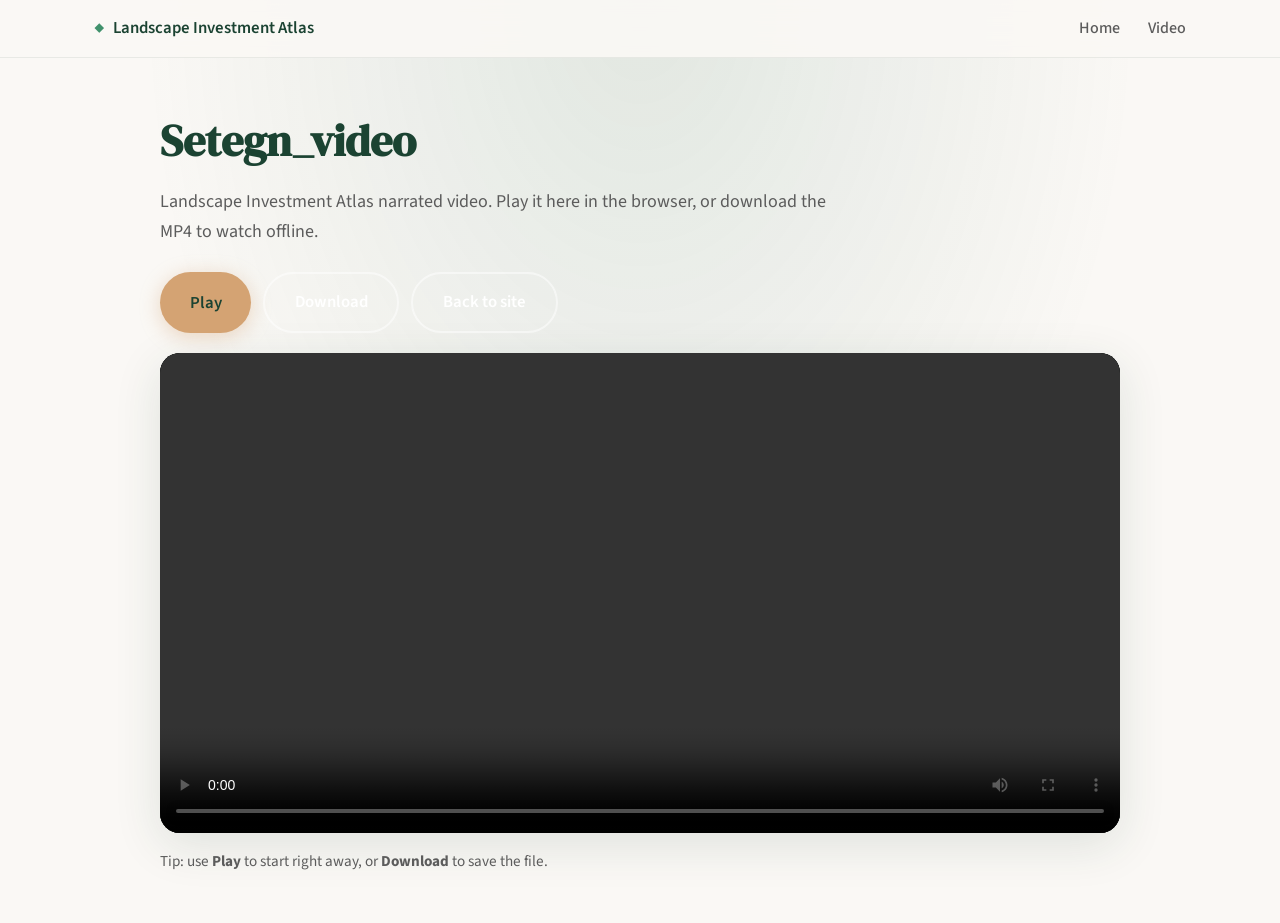
<file: docs/Setegn_video.html>
<!DOCTYPE html>
<html lang="en">
<head>
  <meta charset="UTF-8" />
  <meta name="viewport" content="width=device-width, initial-scale=1.0" />
  <title>Setegn_video — Landscape Investment Atlas</title>
  <link rel="preconnect" href="https://fonts.googleapis.com" />
  <link rel="preconnect" href="https://fonts.gstatic.com" crossorigin />
  <link href="https://fonts.googleapis.com/css2?family=DM+Serif+Display:ital@0;1&family=Source+Sans+3:wght@300;400;500;600;700&display=swap" rel="stylesheet" />
  <link rel="stylesheet" href="styles.css" />
  <style>
    .video-page {
      min-height: 100vh;
      padding: 6.5rem 1.5rem 3rem;
      background:
        radial-gradient(ellipse at top, rgba(45, 106, 79, 0.12), transparent 55%),
        var(--cream);
    }
    .video-shell {
      max-width: 960px;
      margin: 0 auto;
    }
    .video-shell h1 {
      font-family: var(--font-serif);
      font-size: clamp(2rem, 4vw, 2.75rem);
      color: var(--forest);
      margin-bottom: 0.5rem;
    }
    .video-shell .lead {
      color: var(--ink-muted);
      margin-bottom: 1.5rem;
      max-width: 42rem;
    }
    .video-actions {
      display: flex;
      flex-wrap: wrap;
      gap: 0.75rem;
      margin-bottom: 1.25rem;
    }
    .video-frame {
      background: #0f1f18;
      border-radius: var(--radius-lg);
      overflow: hidden;
      box-shadow: var(--shadow-lg);
    }
    .video-frame video {
      display: block;
      width: 100%;
      height: auto;
      max-height: 70vh;
      background: #000;
    }
    .video-note {
      margin-top: 1rem;
      font-size: 0.95rem;
      color: var(--ink-muted);
    }
  </style>
</head>
<body>
  <nav class="nav" id="nav">
    <div class="nav-inner">
      <a href="index.html" class="logo">
        <span class="logo-icon">◆</span>
        <span>Landscape Investment Atlas</span>
      </a>
      <div class="nav-links">
        <a href="index.html">Home</a>
        <a href="Setegn_video.html" aria-current="page">Video</a>
      </div>
    </div>
  </nav>

  <main class="video-page">
    <div class="video-shell">
      <h1>Setegn_video</h1>
      <p class="lead">
        Landscape Investment Atlas narrated video. Play it here in the browser, or download the MP4 to watch offline.
      </p>

      <div class="video-actions">
        <button type="button" class="btn btn-primary" id="playBtn">Play</button>
        <a class="btn btn-outline" href="Setegn_video.mp4" download="Setegn_video.mp4">Download</a>
        <a class="btn btn-outline" href="index.html">Back to site</a>
      </div>

      <div class="video-frame">
        <video
          id="atlasVideo"
          controls
          playsinline
          preload="metadata"
          src="Setegn_video.mp4"
        >
          Your browser does not support HTML video.
        </video>
      </div>

      <p class="video-note">
        Tip: use <strong>Play</strong> to start right away, or <strong>Download</strong> to save the file.
      </p>
    </div>
  </main>

  <script>
    const video = document.getElementById("atlasVideo");
    const playBtn = document.getElementById("playBtn");
    playBtn.addEventListener("click", async () => {
      try {
        video.scrollIntoView({ behavior: "smooth", block: "center" });
        await video.play();
      } catch (err) {
        video.setAttribute("controls", "controls");
      }
    });
  </script>
</body>
</html>
</file>
<file: docs/styles.css>
:root {
  --forest: #1b4332;
  --forest-light: #2d6a4f;
  --sage: #40916c;
  --gold: #d4a373;
  --gold-dark: #bc6c25;
  --cream: #faf8f5;
  --cream-dark: #f0ebe3;
  --ink: #1a1a1a;
  --ink-muted: #5c5c5c;
  --water: #457b9d;
  --white: #ffffff;
  --shadow: 0 4px 24px rgba(27, 67, 50, 0.08);
  --shadow-lg: 0 12px 48px rgba(27, 67, 50, 0.12);
  --radius: 12px;
  --radius-lg: 20px;
  --font-serif: "DM Serif Display", Georgia, serif;
  --font-sans: "Source Sans 3", system-ui, sans-serif;
}

*, *::before, *::after { box-sizing: border-box; margin: 0; padding: 0; }

html { scroll-behavior: smooth; overflow-x: hidden; }

body {
  font-family: var(--font-sans);
  font-size: 1.125rem;
  line-height: 1.7;
  color: var(--ink);
  background: var(--cream);
  -webkit-font-smoothing: antialiased;
  overflow-x: hidden;
}

.container {
  max-width: 1140px;
  margin: 0 auto;
  padding: 0 1.5rem;
}

/* Navigation */
.nav {
  position: fixed;
  top: 0;
  left: 0;
  right: 0;
  z-index: 100;
  background: rgba(250, 248, 245, 0.92);
  backdrop-filter: blur(12px);
  border-bottom: 1px solid rgba(27, 67, 50, 0.08);
  transition: box-shadow 0.3s;
}

.nav.scrolled { box-shadow: var(--shadow); }

.nav-inner {
  max-width: 1140px;
  margin: 0 auto;
  padding: 0.85rem 1.5rem;
  display: flex;
  align-items: center;
  justify-content: space-between;
}

.logo {
  display: flex;
  align-items: center;
  gap: 0.5rem;
  text-decoration: none;
  color: var(--forest);
  font-weight: 600;
  font-size: 1.05rem;
}

.logo-icon { color: var(--sage); font-size: 1.1rem; }

.nav-links {
  display: flex;
  gap: 1.75rem;
}

.nav-links a {
  text-decoration: none;
  color: var(--ink-muted);
  font-size: 1rem;
  font-weight: 500;
  transition: color 0.2s;
}

.nav-links a:hover { color: var(--forest); }

.nav-toggle {
  display: none;
  flex-direction: column;
  gap: 5px;
  background: none;
  border: none;
  cursor: pointer;
  padding: 4px;
}

.nav-toggle span {
  width: 22px;
  height: 2px;
  background: var(--forest);
  border-radius: 1px;
}

/* Hero */
.hero {
  position: relative;
  min-height: 100vh;
  display: flex;
  flex-direction: column;
  justify-content: center;
  padding: 7rem 1.5rem 4rem;
  overflow: hidden;
}

.hero-bg {
  position: absolute;
  inset: 0;
  background:
    linear-gradient(135deg, rgba(27, 67, 50, 0.92) 0%, rgba(45, 106, 79, 0.85) 40%, rgba(64, 145, 108, 0.75) 100%),
    url("data:image/svg+xml,%3Csvg width='60' height='60' viewBox='0 0 60 60' xmlns='http://www.w3.org/2000/svg'%3E%3Cg fill='none' fill-rule='evenodd'%3E%3Cg fill='%23ffffff' fill-opacity='0.04'%3E%3Cpath d='M36 34v-4h-2v4h-4v2h4v4h2v-4h4v-2h-4zm0-30V0h-2v4h-4v2h4v4h2V6h4V4h-4zM6 34v-4H4v4H0v2h4v4h2v-4h4v-2H6zM6 4V0H4v4H0v2h4v4h2V6h4V4H6z'/%3E%3C/g%3E%3C/g%3E%3C/svg%3E");
  z-index: 0;
}

.hero-content {
  position: relative;
  z-index: 1;
  max-width: 720px;
  margin: 0 auto;
  text-align: center;
  color: var(--white);
}

.hero-eyebrow {
  font-size: 0.85rem;
  font-weight: 600;
  letter-spacing: 0.12em;
  text-transform: uppercase;
  opacity: 0.85;
  margin-bottom: 1.25rem;
}

.hero h1 {
  font-family: var(--font-serif);
  font-size: clamp(2.5rem, 6vw, 3.75rem);
  font-weight: 400;
  line-height: 1.15;
  margin-bottom: 1.5rem;
}

.hero h1 em {
  font-style: italic;
  color: var(--gold);
}

.hero-lead {
  font-size: 1.25rem;
  opacity: 0.92;
  max-width: 620px;
  margin: 0 auto 2rem;
  font-weight: 300;
  line-height: 1.75;
}

.hero-lead strong { font-weight: 600; }

.hero-actions {
  display: flex;
  gap: 1rem;
  justify-content: center;
  flex-wrap: wrap;
  margin-bottom: 3.5rem;
}

.btn {
  display: inline-flex;
  align-items: center;
  padding: 0.9rem 1.85rem;
  border-radius: 999px;
  font-weight: 600;
  font-size: 1.05rem;
  text-decoration: none;
  transition: transform 0.2s, box-shadow 0.2s;
  cursor: pointer;
  border: none;
  font-family: inherit;
}

.btn:hover { transform: translateY(-2px); }

.btn-primary {
  background: var(--gold);
  color: var(--forest);
  box-shadow: 0 4px 20px rgba(212, 163, 115, 0.4);
}

.btn-outline {
  background: transparent;
  color: var(--white);
  border: 2px solid rgba(255, 255, 255, 0.5);
}

.btn-sm {
  padding: 0.75rem 1.35rem;
  font-size: 1rem;
  background: var(--forest);
  color: var(--white);
  margin-top: 1rem;
  width: 100%;
  justify-content: center;
}

.hero-stats {
  display: flex;
  justify-content: center;
  gap: 3rem;
  flex-wrap: wrap;
}

.stat { text-align: center; }

.stat-value {
  display: block;
  font-family: var(--font-serif);
  font-size: 2.25rem;
  color: var(--gold);
}

.stat-label {
  font-size: 0.9rem;
  opacity: 0.8;
  text-transform: uppercase;
  letter-spacing: 0.06em;
}

.hero-scroll {
  position: absolute;
  bottom: 2rem;
  left: 50%;
  transform: translateX(-50%);
  display: flex;
  flex-direction: column;
  align-items: center;
  gap: 0.5rem;
  color: rgba(255, 255, 255, 0.6);
  font-size: 0.75rem;
  letter-spacing: 0.1em;
  text-transform: uppercase;
}

.scroll-line {
  width: 1px;
  height: 40px;
  background: linear-gradient(to bottom, rgba(255,255,255,0.5), transparent);
  animation: scrollPulse 2s ease-in-out infinite;
}

@keyframes scrollPulse {
  0%, 100% { opacity: 0.4; transform: scaleY(0.8); }
  50% { opacity: 1; transform: scaleY(1); }
}

/* Sections */
.section {
  padding: 5.5rem 0;
}

.section-header { margin-bottom: 3rem; }

.section-header.centered { text-align: center; }

.section-tag {
  display: inline-block;
  font-size: 0.85rem;
  font-weight: 700;
  letter-spacing: 0.14em;
  text-transform: uppercase;
  color: var(--sage);
  margin-bottom: 0.75rem;
}

.section-header h2 {
  font-family: var(--font-serif);
  font-size: clamp(1.85rem, 4vw, 2.5rem);
  color: var(--forest);
  font-weight: 400;
  line-height: 1.2;
}

.section-intro {
  max-width: 680px;
  margin: 1rem auto 0;
  color: var(--ink-muted);
  font-size: 1.125rem;
  line-height: 1.75;
}

.site-video {
  max-width: 960px;
  margin: 0 auto;
}

.site-video-frame {
  background: #0f1f18;
  border-radius: var(--radius-lg);
  overflow: hidden;
  box-shadow: var(--shadow-lg);
}

.site-video-frame video {
  display: block;
  width: 100%;
  height: auto;
  max-height: 70vh;
  background: #000;
}

.site-video-actions {
  display: flex;
  justify-content: center;
  gap: 0.75rem;
  flex-wrap: wrap;
  margin-top: 1.25rem;
}

.demo-hint {
  display: block;
  margin-top: 0.75rem;
  font-size: 1rem;
  color: var(--forest);
}

/* Problem */
.section-problem { background: var(--white); }

.problem-grid {
  display: grid;
  grid-template-columns: repeat(2, 1fr);
  gap: 1.5rem;
  margin-bottom: 2.5rem;
}

.problem-card {
  background: var(--cream);
  border-radius: var(--radius);
  padding: 1.75rem;
  border: 1px solid rgba(27, 67, 50, 0.06);
}

.problem-card-highlight {
  grid-column: 1 / -1;
  background: linear-gradient(135deg, var(--forest) 0%, var(--forest-light) 100%);
  color: var(--white);
  border: none;
}

.problem-card-highlight .problem-note { opacity: 0.85; font-size: 1.05rem; }

.problem-icon {
  font-size: 1.5rem;
  margin-bottom: 0.75rem;
}

.problem-card h3 {
  font-size: 1.2rem;
  margin-bottom: 0.6rem;
  font-weight: 600;
}

.problem-card p { font-size: 1.05rem; color: inherit; opacity: 0.95; line-height: 1.7; }

.pull-quote {
  font-family: var(--font-serif);
  font-size: 1.5rem;
  font-style: italic;
  color: var(--forest);
  border-left: 4px solid var(--gold);
  padding: 1rem 0 1rem 1.75rem;
  line-height: 1.55;
}

/* Concept */
.concept-flow {
  display: flex;
  align-items: stretch;
  gap: 0.5rem;
  margin-bottom: 4rem;
  flex-wrap: wrap;
  justify-content: center;
}

.flow-step {
  flex: 1;
  min-width: 180px;
  max-width: 220px;
  background: var(--white);
  border-radius: var(--radius);
  padding: 1.5rem;
  box-shadow: var(--shadow);
  border-top: 3px solid var(--sage);
  transition: transform 0.3s;
}

.flow-step:hover { transform: translateY(-4px); }

.flow-number {
  width: 32px;
  height: 32px;
  background: var(--forest);
  color: var(--white);
  border-radius: 50%;
  display: flex;
  align-items: center;
  justify-content: center;
  font-weight: 700;
  font-size: 0.85rem;
  margin-bottom: 0.75rem;
}

.flow-step h3 {
  font-size: 1.1rem;
  color: var(--forest);
  margin-bottom: 0.5rem;
}

.flow-step p { font-size: 1rem; color: var(--ink-muted); line-height: 1.65; }

.flow-arrow {
  display: flex;
  align-items: center;
  color: var(--sage);
  font-size: 1.25rem;
  opacity: 0.5;
}

.subsection-title {
  font-family: var(--font-serif);
  font-size: 1.5rem;
  color: var(--forest);
  margin-bottom: 1.5rem;
  text-align: center;
}

.asset-cards {
  display: grid;
  grid-template-columns: repeat(4, 1fr);
  gap: 1.25rem;
}

.asset-card {
  background: var(--white);
  border-radius: var(--radius);
  padding: 1.5rem;
  border-bottom: 4px solid var(--accent);
  box-shadow: var(--shadow);
  transition: transform 0.3s;
}

.asset-card:hover { transform: translateY(-3px); }

.asset-emoji { font-size: 2rem; display: block; margin-bottom: 0.75rem; }

.asset-card h4 {
  color: var(--accent);
  font-size: 1.1rem;
  margin-bottom: 0.5rem;
}

.asset-card p { font-size: 1rem; color: var(--ink-muted); margin-bottom: 0.75rem; line-height: 1.65; }

.asset-returns {
  font-size: 0.9rem;
  font-weight: 600;
  color: var(--forest);
}

/* Framework */
.section-framework { background: var(--cream-dark); }

.metrics-showcase {
  display: grid;
  grid-template-columns: repeat(3, 1fr);
  gap: 1.5rem;
  margin-bottom: 3.5rem;
}

.metric-card {
  background: var(--white);
  border-radius: var(--radius-lg);
  padding: 2rem;
  box-shadow: var(--shadow);
}

.metric-header h3 {
  font-family: var(--font-serif);
  font-size: 1.75rem;
  color: var(--forest);
}

.metric-full {
  display: block;
  font-size: 0.95rem;
  color: var(--ink-muted);
  margin-bottom: 1rem;
}

.metric-formula {
  display: flex;
  flex-wrap: wrap;
  align-items: center;
  gap: 0.4rem;
  margin-bottom: 1rem;
  padding: 0.85rem;
  background: var(--cream);
  border-radius: 8px;
  font-size: 0.95rem;
  font-weight: 600;
}

.formula-part {
  background: var(--forest);
  color: var(--white);
  padding: 0.25rem 0.6rem;
  border-radius: 4px;
}

.formula-op { color: var(--gold-dark); font-weight: 700; }

.metric-card p { font-size: 1.05rem; color: var(--ink-muted); line-height: 1.7; }

.metric-example {
  margin-top: 1rem;
  padding-top: 1rem;
  border-top: 1px dashed rgba(27, 67, 50, 0.15);
  display: flex;
  justify-content: space-between;
  align-items: center;
}

.example-label { font-size: 0.8rem; color: var(--ink-muted); }

.example-value {
  font-family: var(--font-serif);
  font-size: 1.25rem;
  color: var(--sage);
}

.mdi-bars {
  display: flex;
  flex-direction: column;
  gap: 0.6rem;
  margin-top: 1rem;
}

.mdi-bar {
  display: flex;
  align-items: center;
  gap: 0.75rem;
}

.mdi-bar-label {
  width: 90px;
  font-size: 0.78rem;
  font-weight: 600;
  color: var(--ink-muted);
  flex-shrink: 0;
}

.mdi-bar-track {
  flex: 1;
  height: 8px;
  background: var(--cream-dark);
  border-radius: 4px;
  overflow: hidden;
}

.mdi-bar-fill {
  height: 100%;
  background: linear-gradient(90deg, var(--sage), var(--forest-light));
  border-radius: 4px;
  transition: width 1s ease;
}

.coi-visual { margin-top: 1rem; display: flex; flex-direction: column; gap: 0.75rem; }

.coi-bar {
  padding: 0.85rem 1rem;
  border-radius: 8px;
  display: flex;
  justify-content: space-between;
  align-items: center;
  font-size: 0.88rem;
}

.coi-loss { background: #fde8e8; color: #9b2226; }
.coi-invest { background: #e8f5e9; color: var(--forest); }

.pathway-grid {
  display: grid;
  grid-template-columns: repeat(4, 1fr);
  gap: 1rem;
}

.pathway-card {
  background: var(--white);
  border-radius: var(--radius);
  padding: 1.5rem;
  text-align: center;
  box-shadow: var(--shadow);
}

.pathway-badge {
  display: inline-block;
  padding: 0.3rem 0.85rem;
  border-radius: 999px;
  font-size: 0.72rem;
  font-weight: 700;
  text-transform: uppercase;
  letter-spacing: 0.06em;
  margin-bottom: 0.75rem;
}

.pathway-badge.protect { background: #e8f5e9; color: var(--forest); }
.pathway-badge.create { background: #fff3e0; color: var(--gold-dark); }
.pathway-badge.enable { background: #e3f2fd; color: var(--water); }
.pathway-badge.scale { background: #f3e5f5; color: #6d597a; }

.pathway-card h4 { font-size: 1.1rem; color: var(--forest); margin-bottom: 0.4rem; }
.pathway-card p { font-size: 1rem; color: var(--ink-muted); line-height: 1.65; }

/* Landscapes */
.section-landscapes { background: var(--white); }

.landscape-filters {
  display: flex;
  gap: 0.5rem;
  justify-content: center;
  margin-bottom: 2rem;
  flex-wrap: wrap;
}

.filter-btn {
  padding: 0.6rem 1.4rem;
  border-radius: 999px;
  border: 1px solid rgba(27, 67, 50, 0.2);
  background: transparent;
  font-family: inherit;
  font-size: 1rem;
  font-weight: 500;
  color: var(--ink-muted);
  cursor: pointer;
  transition: all 0.2s;
}

.filter-btn:hover, .filter-btn.active {
  background: var(--forest);
  color: var(--white);
  border-color: var(--forest);
}

.landscape-grid {
  display: grid;
  grid-template-columns: repeat(auto-fill, minmax(320px, 1fr));
  gap: 1.25rem;
}

.landscape-card {
  background: var(--cream);
  border-radius: var(--radius);
  padding: 1.5rem;
  border: 1px solid rgba(27, 67, 50, 0.06);
  transition: transform 0.3s, box-shadow 0.2s;
  cursor: pointer;
}

.landscape-card:hover {
  transform: translateY(-3px);
  box-shadow: var(--shadow-lg);
}

.landscape-card.hidden { display: none; }

.lc-region {
  font-size: 0.8rem;
  font-weight: 700;
  text-transform: uppercase;
  letter-spacing: 0.08em;
  color: var(--sage);
  margin-bottom: 0.4rem;
}

.lc-name {
  font-family: var(--font-serif);
  font-size: 1.35rem;
  color: var(--forest);
  margin-bottom: 0.35rem;
}

.lc-thesis {
  font-size: 1rem;
  color: var(--ink-muted);
  margin-bottom: 1rem;
  font-style: italic;
  line-height: 1.6;
}

.lc-tags {
  display: flex;
  flex-wrap: wrap;
  gap: 0.4rem;
  margin-bottom: 1rem;
}

.lc-tag {
  font-size: 0.85rem;
  padding: 0.3rem 0.65rem;
  background: rgba(45, 106, 79, 0.1);
  color: var(--forest);
  border-radius: 4px;
  font-weight: 500;
}

.lc-metrics {
  display: grid;
  grid-template-columns: repeat(3, 1fr);
  gap: 0.5rem;
  padding-top: 1rem;
  border-top: 1px solid rgba(27, 67, 50, 0.08);
}

.lc-metric {
  text-align: center;
}

.lc-metric span:first-child {
  display: block;
  font-size: 0.78rem;
  text-transform: uppercase;
  letter-spacing: 0.05em;
  color: var(--ink-muted);
}

.lc-metric span:last-child {
  font-weight: 700;
  color: var(--forest);
  font-size: 1.05rem;
}

/* Dashboard */
.section-dashboard { background: var(--cream-dark); }

.dashboard-mockup {
  background: var(--white);
  border-radius: var(--radius-lg);
  box-shadow: var(--shadow-lg);
  overflow: hidden;
  margin-bottom: 3rem;
  width: 100%;
}

.mockup-chrome {
  background: linear-gradient(180deg, #2f2f2f 0%, #252525 100%);
  padding: 0.9rem 1.5rem;
  display: flex;
  align-items: center;
  gap: 1rem;
  flex-wrap: wrap;
}

.mockup-dots { display: flex; gap: 6px; flex-shrink: 0; }
.mockup-dots span {
  width: 11px;
  height: 11px;
  border-radius: 50%;
  background: #555;
}
.mockup-dots span:nth-child(1) { background: #ff5f57; }
.mockup-dots span:nth-child(2) { background: #febc2e; }
.mockup-dots span:nth-child(3) { background: #28c840; }

.mockup-title {
  color: #ccc;
  font-size: 0.95rem;
  font-weight: 500;
  letter-spacing: 0.02em;
}

.mockup-body {
  display: flex;
  min-height: 480px;
  width: 100%;
}

/* Sidebar — desktop */
.mockup-sidebar {
  width: 260px;
  min-width: 260px;
  background: linear-gradient(180deg, #f7f4ef 0%, #efeae2 100%);
  border-right: 1px solid rgba(27, 67, 50, 0.1);
  flex-shrink: 0;
  display: flex;
  flex-direction: column;
  padding: 0;
}

.sidebar-brand {
  display: flex;
  align-items: center;
  gap: 0.6rem;
  padding: 1.35rem 1.25rem 1.1rem;
  border-bottom: 1px solid rgba(27, 67, 50, 0.08);
}

.sidebar-brand-icon {
  color: var(--sage);
  font-size: 1.35rem;
}

.sidebar-brand-text {
  font-family: var(--font-serif);
  font-size: 1.35rem;
  color: var(--forest);
  font-weight: 400;
  letter-spacing: 0.02em;
}

.sidebar-nav {
  display: flex;
  flex-direction: column;
  padding: 0.75rem 0.65rem;
  gap: 0.25rem;
  flex: 1;
  overflow-y: auto;
}

.sidebar-item {
  display: flex;
  align-items: center;
  gap: 0.85rem;
  width: 100%;
  padding: 0.85rem 1rem;
  border: none;
  border-radius: 10px;
  background: transparent;
  cursor: pointer;
  text-align: left;
  font-family: inherit;
  transition: background 0.2s, transform 0.15s, box-shadow 0.2s;
}

.sidebar-item:hover {
  background: rgba(27, 67, 50, 0.06);
}

.sidebar-item.active {
  background: var(--white);
  box-shadow: 0 2px 12px rgba(27, 67, 50, 0.1);
  border-left: 3px solid var(--forest);
  padding-left: calc(1rem - 3px);
}

.sidebar-icon {
  font-size: 1.25rem;
  flex-shrink: 0;
  width: 1.75rem;
  text-align: center;
  line-height: 1;
}

.sidebar-text {
  display: flex;
  flex-direction: column;
  gap: 0.15rem;
  min-width: 0;
}

.sidebar-label {
  font-size: 1rem;
  font-weight: 600;
  color: var(--forest);
  line-height: 1.3;
  letter-spacing: 0.01em;
}

.sidebar-item:not(.active) .sidebar-label {
  color: var(--ink);
  font-weight: 500;
}

.sidebar-desc {
  font-size: 0.85rem;
  color: var(--ink-muted);
  line-height: 1.35;
  font-weight: 400;
}

.sidebar-item.active .sidebar-desc {
  color: var(--sage);
}

.mockup-main {
  flex: 1;
  display: flex;
  flex-direction: column;
  min-width: 0;
  overflow: hidden;
  width: 100%;
}

.mockup-toolbar {
  padding: 1rem 1.35rem;
  border-bottom: 1px solid rgba(0,0,0,0.06);
  display: flex;
  align-items: center;
  gap: 0.85rem;
  flex-wrap: wrap;
  background: var(--white);
}

.mockup-select {
  padding: 0.55rem 1rem;
  border-radius: 8px;
  border: 1px solid rgba(27, 67, 50, 0.15);
  font-family: inherit;
  font-size: 1rem;
  font-weight: 500;
  color: var(--forest);
  background: var(--cream);
  min-width: 160px;
  flex: 1;
  max-width: 280px;
}

.toolbar-label {
  font-size: 0.95rem;
  color: var(--ink-muted);
  font-weight: 500;
}

.mockup-content {
  display: flex;
  flex: 1;
  min-height: 320px;
  width: 100%;
  overflow: auto;
  -webkit-overflow-scrolling: touch;
}

.mockup-content-split {
  flex-direction: row;
}

.mockup-content-full {
  flex-direction: column;
  padding: 0;
}

.screen-full {
  padding: 1.5rem;
  width: 100%;
  overflow-y: auto;
}

.screen-header {
  display: flex;
  flex-wrap: wrap;
  align-items: center;
  gap: 0.75rem;
  margin-bottom: 1rem;
}

.screen-header h4 {
  font-family: var(--font-serif);
  color: var(--forest);
  font-size: 1.35rem;
  margin: 0;
}

.screen-badge {
  font-size: 0.85rem;
  font-weight: 600;
  padding: 0.3rem 0.75rem;
  background: rgba(64, 145, 108, 0.15);
  color: var(--forest);
  border-radius: 999px;
}

.screen-lead, .screen-body {
  font-size: 1.05rem;
  color: var(--ink-muted);
  line-height: 1.7;
  margin-bottom: 1rem;
}

.panel-screen-label {
  font-size: 0.85rem;
  font-weight: 600;
  text-transform: uppercase;
  letter-spacing: 0.06em;
  color: var(--sage);
  margin-bottom: 0.5rem;
}

.landscape-picker {
  margin-top: 1.5rem;
  padding-top: 1.25rem;
  border-top: 1px solid rgba(27, 67, 50, 0.1);
}

.picker-label {
  display: block;
  font-size: 0.9rem;
  font-weight: 600;
  color: var(--ink-muted);
  margin-bottom: 0.65rem;
}

.picker-chips {
  display: flex;
  flex-wrap: wrap;
  gap: 0.45rem;
}

.picker-chip {
  padding: 0.45rem 0.85rem;
  border-radius: 999px;
  border: 1px solid rgba(27, 67, 50, 0.2);
  background: var(--white);
  font-family: inherit;
  font-size: 0.9rem;
  color: var(--ink);
  cursor: pointer;
  transition: all 0.2s;
}

.picker-chip:hover, .picker-chip.active {
  background: var(--forest);
  color: var(--white);
  border-color: var(--forest);
}

.table-wrap {
  overflow-x: auto;
  -webkit-overflow-scrolling: touch;
  margin-top: 0.5rem;
}

.data-table {
  width: 100%;
  border-collapse: collapse;
  font-size: 1rem;
  min-width: 480px;
}

.data-table th,
.data-table td {
  padding: 0.75rem 1rem;
  text-align: left;
  border-bottom: 1px solid rgba(27, 67, 50, 0.08);
}

.data-table th {
  font-size: 0.85rem;
  text-transform: uppercase;
  letter-spacing: 0.05em;
  color: var(--ink-muted);
  background: var(--cream);
}

.data-table tr.row-active {
  background: rgba(64, 145, 108, 0.08);
}

.status-pill, .risk-pill {
  display: inline-block;
  padding: 0.2rem 0.55rem;
  border-radius: 4px;
  font-size: 0.88rem;
  font-weight: 500;
}

.status-pill { background: #fff3e0; color: var(--gold-dark); }
.risk-pill { background: #fde8e8; color: #9b2226; }
.risk-pill.risk-medium { background: #fff8e1; color: #b8860b; }
.risk-pill.risk-low { background: #e8f5e9; color: var(--forest); }

.opp-grid {
  display: grid;
  grid-template-columns: repeat(auto-fill, minmax(220px, 1fr));
  gap: 1rem;
}

.opp-card {
  background: var(--cream);
  border-radius: var(--radius);
  padding: 1.25rem;
  border-left: 4px solid var(--sage);
}

.opp-action {
  font-size: 1rem;
  color: var(--ink);
  margin: 0.65rem 0;
  line-height: 1.5;
}

.opp-return {
  font-size: 0.9rem;
  font-weight: 600;
  color: var(--forest);
}

.returns-summary {
  display: grid;
  grid-template-columns: repeat(2, minmax(120px, 200px));
  gap: 0.75rem;
  margin-bottom: 1.5rem;
}

.return-bars { display: flex; flex-direction: column; gap: 0.75rem; }

.return-bar-row {
  display: grid;
  grid-template-columns: 100px 1fr 40px;
  align-items: center;
  gap: 0.75rem;
}

.return-bar-label {
  font-size: 0.95rem;
  font-weight: 600;
  color: var(--ink-muted);
}

.return-bar-track {
  height: 10px;
  background: var(--cream-dark);
  border-radius: 5px;
  overflow: hidden;
}

.return-bar-fill {
  height: 100%;
  background: linear-gradient(90deg, var(--sage), var(--forest-light));
  border-radius: 5px;
}

.return-bar-val {
  font-weight: 700;
  color: var(--forest);
  text-align: right;
}

.fit-bar-track {
  height: 8px;
  background: var(--cream-dark);
  border-radius: 4px;
  overflow: hidden;
  min-width: 80px;
}

.fit-bar-fill {
  height: 100%;
  background: var(--sage);
  border-radius: 4px;
}

.plan-outline {
  display: flex;
  flex-direction: column;
  gap: 1.25rem;
  margin-bottom: 1.5rem;
}

.plan-section {
  background: var(--cream);
  padding: 1.15rem 1.25rem;
  border-radius: var(--radius);
}

.plan-section p, .plan-section ul {
  margin-top: 0.5rem;
  font-size: 1.05rem;
  color: var(--ink-muted);
  line-height: 1.65;
}

.plan-section ul { padding-left: 1.25rem; }
.plan-section li { margin-bottom: 0.35rem; }

.map-pin-dim {
  opacity: 0.45;
}

.map-pin-dim.active {
  opacity: 1;
}

.mockup-map {
  flex: 1.1;
  min-width: 0;
  background:
    linear-gradient(180deg, #c8e6d4 0%, #a8d5ba 30%, #e8dcc8 70%, #d4c4a8 100%);
  position: relative;
  min-height: 280px;
  overflow: hidden;
}

.map-pin {
  position: absolute;
  transform: translate(-50%, -50%);
  background: var(--forest);
  color: var(--white);
  padding: 0.45rem 0.85rem;
  border-radius: 999px;
  font-size: 0.8rem;
  font-weight: 600;
  white-space: nowrap;
  cursor: pointer;
  box-shadow: 0 2px 10px rgba(0,0,0,0.2);
  transition: transform 0.2s, background 0.2s;
  max-width: calc(100% - 1rem);
  overflow: hidden;
  text-overflow: ellipsis;
  animation: pinPulse 3s ease-in-out infinite;
}

.map-pin:hover, .map-pin.active {
  background: var(--gold);
  color: var(--forest);
  transform: translate(-50%, -50%) scale(1.06);
  z-index: 2;
}

@keyframes pinPulse {
  0%, 100% { box-shadow: 0 2px 10px rgba(0,0,0,0.2); }
  50% { box-shadow: 0 2px 18px rgba(27, 67, 50, 0.35); }
}

.mockup-panel {
  flex: 0.95;
  min-width: 0;
  padding: 1.5rem;
  border-left: 1px solid rgba(0,0,0,0.06);
  background: var(--white);
  overflow-y: auto;
}

.mockup-panel h4 {
  font-family: var(--font-serif);
  color: var(--forest);
  font-size: 1.35rem;
  margin-bottom: 0.5rem;
  line-height: 1.3;
}

.panel-thesis {
  font-size: 1rem;
  color: var(--ink-muted);
  margin-bottom: 1.25rem;
  line-height: 1.6;
}

.panel-metrics {
  display: grid;
  grid-template-columns: repeat(2, 1fr);
  gap: 0.75rem;
  margin-bottom: 1.25rem;
}

.panel-metric {
  background: var(--cream);
  padding: 0.85rem 0.75rem;
  border-radius: 10px;
  text-align: center;
}

.pm-label {
  display: block;
  font-size: 0.8rem;
  text-transform: uppercase;
  letter-spacing: 0.05em;
  color: var(--ink-muted);
  margin-bottom: 0.25rem;
  font-weight: 600;
}

.pm-value {
  font-weight: 700;
  color: var(--forest);
  font-size: 1.15rem;
}

.pm-value.highlight { color: var(--sage); font-size: 1.35rem; }

.panel-streams {
  display: flex;
  flex-wrap: wrap;
  gap: 0.45rem;
  margin-bottom: 0.75rem;
}

.stream-tag {
  font-size: 0.85rem;
  padding: 0.35rem 0.65rem;
  background: rgba(64, 145, 108, 0.12);
  color: var(--forest);
  border-radius: 6px;
  font-weight: 500;
}

.workflow-list {
  list-style: none;
  display: grid;
  grid-template-columns: repeat(2, 1fr);
  gap: 0.75rem 2rem;
  max-width: 800px;
  margin: 0 auto;
}

.workflow-list li {
  font-size: 1.05rem;
  color: var(--ink-muted);
  padding-left: 1.75rem;
  position: relative;
  line-height: 1.65;
}

.workflow-list li::before {
  content: counter(step);
  counter-increment: step;
  position: absolute;
  left: 0;
  width: 1.1rem;
  height: 1.1rem;
  background: var(--forest);
  color: var(--white);
  border-radius: 50%;
  font-size: 0.65rem;
  font-weight: 700;
  display: flex;
  align-items: center;
  justify-content: center;
  top: 0.15rem;
}

.workflow-steps { counter-reset: step; }

/* Vision */
.section-vision {
  background: linear-gradient(160deg, var(--forest) 0%, var(--forest-light) 100%);
  color: var(--white);
}

.section-vision .section-tag { color: var(--gold); }

.vision-grid {
  display: grid;
  grid-template-columns: 1.2fr 0.8fr;
  gap: 3rem;
  align-items: start;
}

.vision-content h2 {
  font-family: var(--font-serif);
  font-size: clamp(1.75rem, 3.5vw, 2.25rem);
  margin-bottom: 1.25rem;
  font-weight: 400;
}

.vision-content p { opacity: 0.9; margin-bottom: 1.25rem; }

.vision-list {
  list-style: none;
  margin-bottom: 1.5rem;
}

.vision-list li {
  padding: 0.5rem 0 0.5rem 1.5rem;
  position: relative;
  opacity: 0.92;
}

.vision-list li::before {
  content: '✓';
  position: absolute;
  left: 0;
  color: var(--gold);
  font-weight: 700;
}

.vision-cta-text { font-style: italic; opacity: 0.85; }

.vision-card {
  background: rgba(255, 255, 255, 0.1);
  backdrop-filter: blur(8px);
  border-radius: var(--radius-lg);
  padding: 2rem;
  border: 1px solid rgba(255, 255, 255, 0.15);
}

.vision-card h3 {
  font-family: var(--font-serif);
  font-size: 1.25rem;
  margin-bottom: 1.25rem;
}

.audience-list { display: flex; flex-direction: column; gap: 1rem; }

.audience-item {
  display: flex;
  gap: 1rem;
  align-items: flex-start;
  font-size: 1.05rem;
  opacity: 0.92;
  line-height: 1.65;
}

.audience-item span { font-size: 1.25rem; }

/* Lake Victoria Pilot Section */
.section-pilot {
  padding: 0;
  background: var(--white);
}

.pilot-hero {
  background: linear-gradient(135deg, #1a4d6d 0%, #2d6a8f 35%, #40916c 100%);
  color: var(--white);
  padding: 4.5rem 0 3.5rem;
  position: relative;
  overflow: hidden;
}

.pilot-hero::after {
  content: '';
  position: absolute;
  inset: 0;
  background: url("data:image/svg+xml,%3Csvg width='80' height='80' viewBox='0 0 80 80' xmlns='http://www.w3.org/2000/svg'%3E%3Cg fill='%23ffffff' fill-opacity='0.04'%3E%3Cpath d='M0 40c20-20 40-20 60 0s40 20 60 0v40H0V40z'/%3E%3C/g%3E%3C/svg%3E");
  opacity: 0.6;
  pointer-events: none;
}

.pilot-hero-inner {
  position: relative;
  z-index: 1;
  text-align: center;
}

.pilot-badge {
  display: inline-block;
  font-size: 0.8rem;
  font-weight: 700;
  letter-spacing: 0.12em;
  text-transform: uppercase;
  background: rgba(255,255,255,0.15);
  padding: 0.4rem 1rem;
  border-radius: 999px;
  margin-bottom: 1rem;
}

.pilot-hero h2 {
  font-family: var(--font-serif);
  font-size: clamp(2rem, 5vw, 3rem);
  font-weight: 400;
  margin-bottom: 0.75rem;
}

.pilot-tagline {
  font-size: 1.15rem;
  opacity: 0.92;
  max-width: 640px;
  margin: 0 auto 2rem;
  line-height: 1.7;
}

.pilot-hero-stats {
  display: flex;
  justify-content: center;
  flex-wrap: wrap;
  gap: 2rem 2.5rem;
}

.pilot-stat { text-align: center; }

.ps-val {
  display: block;
  font-family: var(--font-serif);
  font-size: 1.75rem;
  color: var(--gold);
}

.ps-lbl {
  font-size: 0.85rem;
  opacity: 0.85;
  text-transform: uppercase;
  letter-spacing: 0.05em;
}

.pilot-body {
  padding: 3rem 1.5rem 5rem;
}

.pilot-nav {
  display: flex;
  flex-wrap: wrap;
  gap: 0.5rem;
  justify-content: center;
  margin-bottom: 2rem;
  padding-bottom: 1.5rem;
  border-bottom: 1px solid rgba(27, 67, 50, 0.1);
}

.pilot-tab {
  padding: 0.65rem 1.25rem;
  border-radius: 999px;
  border: 1px solid rgba(27, 67, 50, 0.2);
  background: var(--cream);
  font-family: inherit;
  font-size: 1rem;
  font-weight: 500;
  color: var(--ink-muted);
  cursor: pointer;
  transition: all 0.2s;
}

.pilot-tab:hover {
  border-color: var(--water);
  color: var(--water);
}

.pilot-tab.active {
  background: linear-gradient(135deg, #1a4d6d, #2d6a8f);
  color: var(--white);
  border-color: transparent;
}

.pilot-panels { max-width: 960px; margin: 0 auto; }

.pilot-panel {
  display: none;
  animation: pilotFade 0.35s ease;
}

.pilot-panel.active { display: block; }

@keyframes pilotFade {
  from { opacity: 0; transform: translateY(8px); }
  to { opacity: 1; transform: translateY(0); }
}

.pilot-panel-title {
  font-family: var(--font-serif);
  font-size: 1.5rem;
  color: var(--forest);
  margin-bottom: 1.5rem;
}

.pilot-grid-2 {
  display: grid;
  grid-template-columns: repeat(2, 1fr);
  gap: 1.25rem;
  margin-bottom: 1.25rem;
}

.pilot-card {
  background: var(--cream);
  border-radius: var(--radius);
  padding: 1.5rem;
  border: 1px solid rgba(27, 67, 50, 0.06);
}

.pilot-card h3, .pilot-card h4 {
  font-family: var(--font-serif);
  color: var(--forest);
  margin-bottom: 0.75rem;
  font-size: 1.2rem;
}

.pilot-card p, .pilot-card li {
  font-size: 1.05rem;
  line-height: 1.7;
  color: var(--ink-muted);
}

.pilot-card-accent {
  background: linear-gradient(135deg, rgba(26, 77, 109, 0.08), rgba(64, 145, 108, 0.08));
  border-left: 4px solid var(--water);
}

.pilot-list {
  list-style: none;
  padding: 0;
}

.pilot-list li {
  padding: 0.4rem 0 0.4rem 1.25rem;
  position: relative;
}

.pilot-list li::before {
  content: '•';
  position: absolute;
  left: 0;
  color: var(--water);
  font-weight: 700;
}

.profile-grid {
  display: grid;
  grid-template-columns: repeat(2, 1fr);
  gap: 1rem;
  margin-bottom: 1.25rem;
}

.pf-label {
  display: block;
  font-size: 0.8rem;
  font-weight: 700;
  text-transform: uppercase;
  letter-spacing: 0.05em;
  color: var(--sage);
  margin-bottom: 0.25rem;
}

.pf-value {
  font-size: 1.05rem;
  color: var(--ink);
}

.pilot-quote {
  font-family: var(--font-serif);
  font-style: italic;
  font-size: 1.1rem;
  color: var(--water);
  border-left: 3px solid var(--gold);
  padding-left: 1.25rem;
  margin: 0;
  line-height: 1.55;
}

.pilot-asset-cards {
  display: grid;
  grid-template-columns: repeat(4, 1fr);
  gap: 1rem;
  margin-bottom: 1.5rem;
}

.pa-card {
  background: var(--cream);
  border-radius: var(--radius);
  padding: 1.15rem;
  border-top: 3px solid var(--water);
}

.pa-type {
  display: block;
  font-weight: 700;
  color: var(--water);
  font-size: 0.9rem;
  margin-bottom: 0.5rem;
}

.pa-card p {
  font-size: 0.95rem;
  color: var(--ink-muted);
  margin-bottom: 0.5rem;
  line-height: 1.5;
}

.pa-role {
  font-size: 0.85rem;
  font-weight: 600;
  color: var(--forest);
}

.pilot-table { min-width: 100%; }

.pilot-note {
  font-size: 1rem;
  color: var(--ink-muted);
  margin-top: 1rem;
  padding: 1rem;
  background: var(--cream);
  border-radius: 8px;
  line-height: 1.65;
}

.pilot-evidence {
  margin-top: 1.5rem;
  padding: 1.25rem;
  background: rgba(69, 123, 157, 0.08);
  border-radius: var(--radius);
}

.pilot-evidence h4 {
  color: var(--water);
  margin-bottom: 0.75rem;
  font-size: 1rem;
}

.pilot-timeline {
  display: flex;
  flex-direction: column;
  gap: 1rem;
  margin-bottom: 1.5rem;
}

.pt-phase {
  display: flex;
  gap: 1.25rem;
  align-items: flex-start;
  padding: 1.15rem 1.25rem;
  background: var(--cream);
  border-radius: var(--radius);
  border-left: 4px solid var(--sage);
}

.pt-num {
  flex-shrink: 0;
  width: 36px;
  height: 36px;
  background: var(--water);
  color: var(--white);
  border-radius: 50%;
  display: flex;
  align-items: center;
  justify-content: center;
  font-weight: 700;
  font-size: 1rem;
}

.pt-phase p {
  font-size: 0.98rem;
  color: var(--ink-muted);
  margin-top: 0.35rem;
  line-height: 1.55;
}

.investor-fit-row {
  display: flex;
  flex-wrap: wrap;
  align-items: center;
  gap: 0.5rem;
  margin-bottom: 1.25rem;
}

.ifr-label {
  font-weight: 600;
  color: var(--ink-muted);
  margin-right: 0.5rem;
}

.pilot-returns {
  margin-top: 1rem;
  grid-template-columns: repeat(4, 1fr);
}

.roadmap-steps {
  display: flex;
  flex-direction: column;
  gap: 0.75rem;
  margin-bottom: 2rem;
}

.rm-step {
  display: grid;
  grid-template-columns: 120px 1fr;
  gap: 1rem;
  padding: 1rem 1.25rem;
  background: var(--cream);
  border-radius: var(--radius);
  align-items: center;
}

.rm-when {
  font-size: 0.85rem;
  font-weight: 700;
  color: var(--water);
  text-transform: uppercase;
  letter-spacing: 0.04em;
}

.rm-what {
  font-size: 1.05rem;
  color: var(--ink);
}

.pilot-team h4 {
  font-family: var(--font-serif);
  color: var(--forest);
  margin-bottom: 1rem;
}

.team-chips {
  display: flex;
  flex-wrap: wrap;
  gap: 0.5rem;
}

.team-chip {
  font-size: 0.9rem;
  padding: 0.45rem 0.9rem;
  background: var(--cream);
  border: 1px solid rgba(27, 67, 50, 0.12);
  border-radius: 8px;
  color: var(--ink);
}

.pilot-cta {
  margin-top: 2rem;
  text-align: center;
}

.pilot-cta .btn-primary {
  background: linear-gradient(135deg, #1a4d6d, #2d6a8f);
  color: var(--white);
  box-shadow: 0 4px 20px rgba(26, 77, 109, 0.35);
}

.landscape-card.lc-pilot {
  border: 2px solid var(--water);
  position: relative;
}

.landscape-card.lc-pilot::after {
  content: 'Pilot case';
  position: absolute;
  top: 1rem;
  right: 1rem;
  font-size: 0.7rem;
  font-weight: 700;
  text-transform: uppercase;
  letter-spacing: 0.06em;
  background: var(--water);
  color: var(--white);
  padding: 0.25rem 0.55rem;
  border-radius: 4px;
}

/* Footer */
.footer {
  background: var(--ink);
  color: rgba(255, 255, 255, 0.7);
  padding: 2.5rem 0;
  text-align: center;
}

.footer-inner { max-width: 600px; }

.footer-brand {
  display: flex;
  align-items: center;
  justify-content: center;
  gap: 0.5rem;
  color: var(--white);
  font-weight: 600;
  margin-bottom: 0.75rem;
}

.footer-meta {
  font-size: 0.8rem;
  margin-top: 1rem;
  opacity: 0.5;
}

/* Responsive */
@media (max-width: 1100px) {
  .mockup-body {
    flex-direction: column;
    min-height: auto;
  }

  .mockup-sidebar {
    width: 100%;
    min-width: 0;
    border-right: none;
    border-bottom: 1px solid rgba(27, 67, 50, 0.1);
  }

  .sidebar-brand {
    padding: 1rem 1.25rem;
  }

  .sidebar-nav {
    flex-direction: row;
    overflow-x: auto;
    overflow-y: hidden;
    padding: 0.65rem 1rem 1rem;
    gap: 0.5rem;
    -webkit-overflow-scrolling: touch;
    scrollbar-width: thin;
  }

  .sidebar-item {
    flex-direction: column;
    align-items: center;
    text-align: center;
    min-width: 110px;
    max-width: 130px;
    padding: 0.75rem 0.65rem;
    gap: 0.4rem;
    flex-shrink: 0;
    border-left: none !important;
    padding-left: 0.65rem !important;
  }

  .sidebar-item.active {
    border-left: none !important;
    border-bottom: 3px solid var(--forest);
    padding-bottom: calc(0.75rem - 3px);
  }

  .sidebar-icon {
    font-size: 1.4rem;
    width: auto;
  }

  .sidebar-label {
    font-size: 0.9rem;
    line-height: 1.25;
  }

  .sidebar-desc {
    display: none;
  }

  .mockup-content-split {
    flex-direction: column;
  }

  .mockup-map {
    min-height: 220px;
    flex: none;
    width: 100%;
  }

  .mockup-panel {
    border-left: none;
    border-top: 1px solid rgba(0,0,0,0.06);
    width: 100%;
    flex: none;
    max-height: none;
  }

  .screen-full {
    padding: 1.25rem;
  }

  .opp-grid {
    grid-template-columns: 1fr;
  }

  .return-bar-row {
    grid-template-columns: 80px 1fr 36px;
    gap: 0.5rem;
  }

  .map-pin {
    font-size: 0.72rem;
    padding: 0.4rem 0.7rem;
  }
}

@media (max-width: 960px) {
  .nav-links { display: none; }
  .nav-links.open {
    display: flex;
    flex-direction: column;
    position: absolute;
    top: 100%;
    left: 0;
    right: 0;
    background: var(--cream);
    padding: 1rem 1.5rem;
    border-bottom: 1px solid rgba(0,0,0,0.08);
  }
  .nav-toggle { display: flex; }

  .problem-grid { grid-template-columns: 1fr; }
  .asset-cards { grid-template-columns: repeat(2, 1fr); }
  .metrics-showcase { grid-template-columns: 1fr; }
  .pathway-grid { grid-template-columns: repeat(2, 1fr); }
  .vision-grid { grid-template-columns: 1fr; }
  .workflow-list { grid-template-columns: 1fr; }
  .flow-arrow { display: none; }
  .concept-flow { gap: 1rem; }

  .mockup-toolbar {
    flex-direction: column;
    align-items: stretch;
  }

  .mockup-select {
    max-width: none;
    width: 100%;
  }

  .panel-metrics {
    grid-template-columns: repeat(2, 1fr);
  }

  .pilot-asset-cards { grid-template-columns: 1fr 1fr; }
}

@media (max-width: 600px) {
  body { font-size: 1.05rem; }

  .hero { padding: 6rem 1.25rem 3rem; min-height: auto; }
  .hero-scroll { display: none; }

  .section { padding: 4rem 0; }

  .asset-cards { grid-template-columns: 1fr; }
  .pathway-grid { grid-template-columns: 1fr; }
  .hero-stats { gap: 1.5rem; }

  .landscape-grid {
    grid-template-columns: 1fr;
  }

  .dashboard-mockup {
    border-radius: var(--radius);
    margin-left: -0.25rem;
    margin-right: -0.25rem;
  }

  .mockup-chrome {
    padding: 0.75rem 1rem;
  }

  .mockup-title {
    font-size: 0.85rem;
    width: 100%;
    margin-top: 0.25rem;
  }

  .sidebar-item {
    min-width: 95px;
    max-width: 105px;
    padding: 0.65rem 0.5rem;
  }

  .sidebar-label {
    font-size: 0.8rem;
  }

  .sidebar-brand-text {
    font-size: 1.2rem;
  }

  .mockup-map {
    min-height: 200px;
  }

  .map-pin {
    font-size: 0.65rem;
    padding: 0.35rem 0.55rem;
    white-space: normal;
    text-align: center;
    max-width: 72px;
    line-height: 1.2;
  }

  .mockup-panel {
    padding: 1.25rem;
  }

  .mockup-panel h4 {
    font-size: 1.2rem;
  }

  .panel-thesis {
    font-size: 0.95rem;
  }

  .panel-metrics {
    grid-template-columns: 1fr 1fr;
    gap: 0.5rem;
  }

  .pm-value {
    font-size: 1.05rem;
  }

  .pm-value.highlight {
    font-size: 1.2rem;
  }

  .pull-quote {
    font-size: 1.25rem;
    padding-left: 1.25rem;
  }

  .pilot-hero-stats { gap: 1.25rem; }
  .pilot-grid-2 { grid-template-columns: 1fr; }
  .profile-grid { grid-template-columns: 1fr; }
  .pilot-asset-cards { grid-template-columns: repeat(2, 1fr); }
  .pilot-returns { grid-template-columns: repeat(2, 1fr); }
  .rm-step { grid-template-columns: 1fr; gap: 0.35rem; }
  .pilot-nav { justify-content: flex-start; overflow-x: auto; flex-wrap: nowrap; padding-bottom: 1rem; -webkit-overflow-scrolling: touch; }
  .pilot-tab { flex-shrink: 0; font-size: 0.9rem; }
}
</file>
